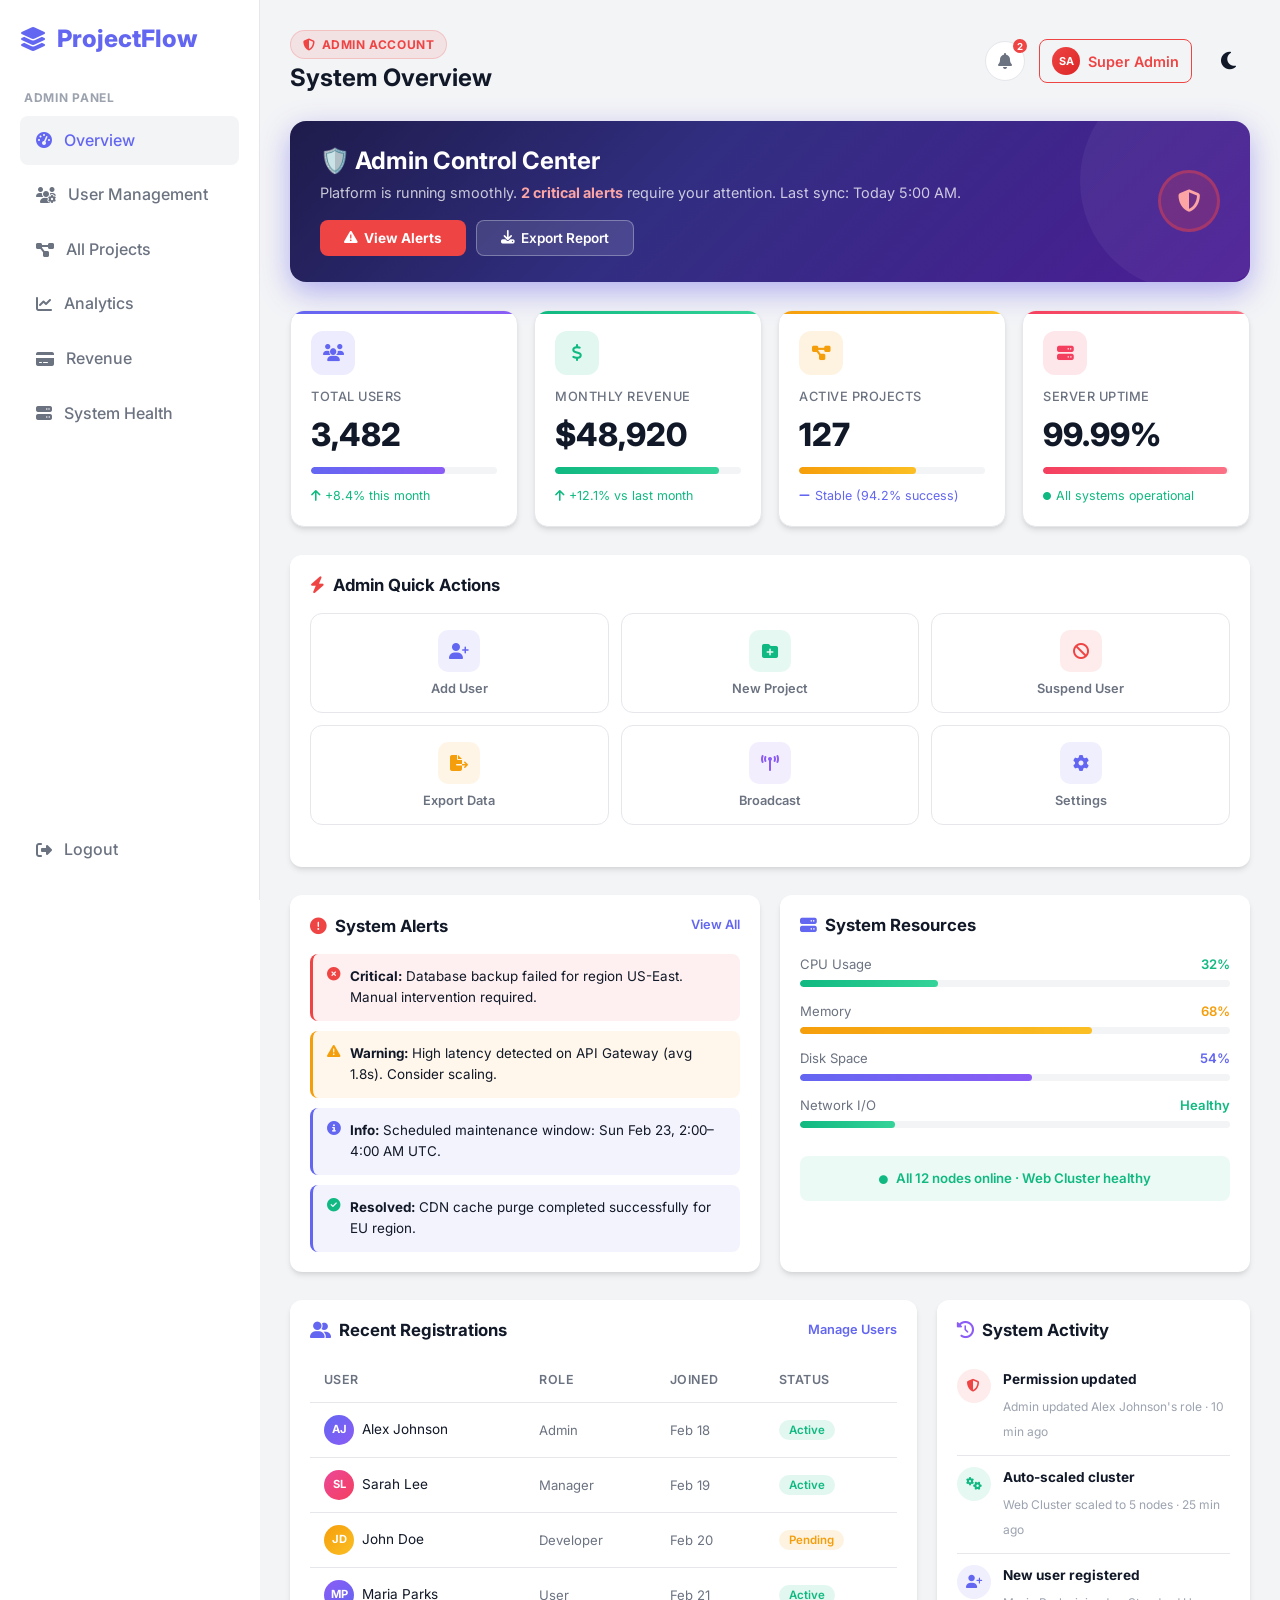
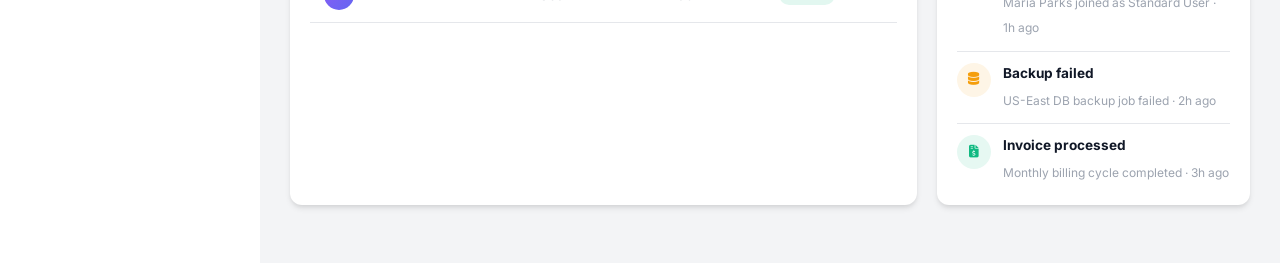
<file: admin-dashboard.html>
<!DOCTYPE html>
<html lang="en">

<head>
    <meta charset="UTF-8">
    <meta name="viewport" content="width=device-width, initial-scale=1.0">
    <title>Admin Dashboard - ProjectFlow</title>
    <meta name="description"
        content="ProjectFlow Admin Panel. Manage users, monitor system health, review analytics and platform activity.">
    <link rel="icon" type="image/svg+xml" href="favicon.svg">
    <link rel="stylesheet" href="assets/css/style.css">
    <link rel="stylesheet" href="https://cdnjs.cloudflare.com/ajax/libs/font-awesome/6.4.0/css/all.min.css">
    <style>
        /* ===== ADMIN DASHBOARD STYLES ===== */
        .admin-banner {
            background: linear-gradient(135deg, #1e1b4b 0%, #312e81 40%, #4c1d95 100%);
            border-radius: 16px;
            padding: 26px 30px;
            margin-bottom: 28px;
            display: flex;
            align-items: center;
            justify-content: space-between;
            gap: 16px;
            position: relative;
            overflow: hidden;
            box-shadow: 0 10px 30px rgba(79, 70, 229, 0.4);
        }

        .admin-banner::before {
            content: '';
            position: absolute;
            top: -50px;
            right: -50px;
            width: 220px;
            height: 220px;
            background: rgba(255, 255, 255, 0.05);
            border-radius: 50%;
        }

        .admin-banner-text h2 {
            color: #fff;
            font-size: 1.5rem;
            margin-bottom: 5px;
        }

        .admin-banner-text p {
            color: rgba(255, 255, 255, 0.75);
            margin: 0;
            font-size: 0.9rem;
        }

        .admin-shield {
            width: 62px;
            height: 62px;
            border-radius: 50%;
            background: rgba(239, 68, 68, 0.2);
            border: 3px solid rgba(239, 68, 68, 0.4);
            display: flex;
            align-items: center;
            justify-content: center;
            font-size: 1.4rem;
            color: #fca5a5;
            flex-shrink: 0;
            position: relative;
            z-index: 1;
        }

        /* KPI Cards */
        .admin-kpi-grid {
            display: grid;
            grid-template-columns: repeat(4, 1fr);
            gap: 16px;
            margin-bottom: 28px;
        }

        .kpi-card {
            background: var(--bg-card);
            border-radius: 14px;
            padding: 20px;
            border: 1px solid var(--border-color);
            box-shadow: var(--shadow-md);
            display: flex;
            flex-direction: column;
            gap: 12px;
            transition: transform .25s, box-shadow .25s;
            position: relative;
            overflow: hidden;
        }

        .kpi-card::after {
            content: '';
            position: absolute;
            top: 0;
            left: 0;
            right: 0;
            height: 3px;
            border-radius: 14px 14px 0 0;
        }

        .kpi-card.kpi-indigo::after {
            background: linear-gradient(90deg, #6366f1, #8b5cf6);
        }

        .kpi-card.kpi-emerald::after {
            background: linear-gradient(90deg, #10b981, #34d399);
        }

        .kpi-card.kpi-amber::after {
            background: linear-gradient(90deg, #f59e0b, #fbbf24);
        }

        .kpi-card.kpi-rose::after {
            background: linear-gradient(90deg, #f43f5e, #fb7185);
        }

        .kpi-card:hover {
            transform: translateY(-4px);
            box-shadow: var(--shadow-lg);
        }

        .kpi-icon {
            width: 44px;
            height: 44px;
            border-radius: 12px;
            display: flex;
            align-items: center;
            justify-content: center;
            font-size: 1.05rem;
        }

        .kpi-icon.ind {
            background: rgba(99, 102, 241, .12);
            color: #6366f1;
        }

        .kpi-icon.emr {
            background: rgba(16, 185, 129, .12);
            color: #10b981;
        }

        .kpi-icon.amb {
            background: rgba(245, 158, 11, .12);
            color: #f59e0b;
        }

        .kpi-icon.ros {
            background: rgba(244, 63, 94, .12);
            color: #f43f5e;
        }

        .kpi-value {
            font-size: 2rem;
            font-weight: 800;
            color: var(--text-main);
            margin: 0;
            line-height: 1;
        }

        .kpi-label {
            font-size: 0.8rem;
            text-transform: uppercase;
            letter-spacing: .04em;
            color: var(--text-muted);
            font-weight: 500;
            margin: 0;
        }

        .kpi-trend {
            font-size: 0.78rem;
            display: flex;
            align-items: center;
            gap: 5px;
        }

        .kpi-trend.up {
            color: #10b981;
        }

        .kpi-trend.down {
            color: #f43f5e;
        }

        .kpi-trend.stab {
            color: #6366f1;
        }

        /* Progress Bar */
        .pbar {
            background: var(--bg-surface);
            height: 7px;
            border-radius: 99px;
            overflow: hidden;
            margin-top: 4px;
        }

        .pbar-fill {
            height: 100%;
            border-radius: 99px;
            transition: width .8s ease;
        }

        /* Section Header */
        .sec-head {
            display: flex;
            justify-content: space-between;
            align-items: center;
            margin-bottom: 18px;
        }

        .sec-head h3 {
            font-size: 1.05rem;
            font-weight: 700;
            margin-bottom: 0;
        }

        .sec-head a {
            font-size: 0.8rem;
            color: var(--primary-color);
            font-weight: 600;
        }

        .sec-head a:hover {
            text-decoration: underline;
        }

        /* Grid Layouts */
        .admin-mid-grid {
            display: grid;
            grid-template-columns: 1fr 1fr;
            gap: 20px;
            margin-bottom: 28px;
        }

        .admin-lower-grid {
            display: grid;
            grid-template-columns: 2fr 1fr;
            gap: 20px;
            margin-bottom: 28px;
        }

        /* Bar Chart */
        .bar-chart {
            height: 160px;
            background: var(--bg-surface);
            border-radius: 12px;
            margin: 16px 0 10px;
            display: flex;
            align-items: flex-end;
            justify-content: space-around;
            padding: 16px 12px 0;
            gap: 6px;
        }

        .bar-col {
            display: flex;
            flex-direction: column;
            align-items: center;
            gap: 6px;
            flex: 1;
        }

        .bar {
            width: 100%;
            border-radius: 4px 4px 0 0;
            transition: opacity .2s;
        }

        .bar:hover {
            opacity: 0.8;
        }

        .bar-lbl {
            font-size: 0.68rem;
            color: var(--text-light);
        }

        /* User Table */
        table {
            width: 100%;
            border-collapse: collapse;
        }

        th,
        td {
            padding: 12px 14px;
            text-align: left;
            border-bottom: 1px solid var(--border-color);
            font-size: 0.85rem;
        }

        th {
            font-weight: 600;
            color: var(--text-muted);
            font-size: 0.78rem;
            text-transform: uppercase;
            letter-spacing: .04em;
        }

        tr:hover {
            background: var(--bg-surface);
        }

        .status-badge {
            font-size: 0.72rem;
            font-weight: 600;
            padding: 3px 10px;
            border-radius: 99px;
        }

        .status-badge.active {
            background: rgba(16, 185, 129, .12);
            color: #10b981;
        }

        .status-badge.pending {
            background: rgba(245, 158, 11, .12);
            color: #f59e0b;
        }

        .status-badge.inactive {
            background: rgba(244, 63, 94, .12);
            color: #f43f5e;
        }

        /* Alert */
        .alert-item {
            padding: 12px 14px;
            border-radius: 8px;
            font-size: 0.84rem;
            margin-bottom: 10px;
            display: flex;
            align-items: flex-start;
            gap: 10px;
        }

        .alert-item:last-child {
            margin-bottom: 0;
        }

        .alert-item.critical {
            background: rgba(239, 68, 68, .08);
            border-left: 3px solid #ef4444;
        }

        .alert-item.warning {
            background: rgba(245, 158, 11, .08);
            border-left: 3px solid #f59e0b;
        }

        .alert-item.info {
            background: rgba(99, 102, 241, .08);
            border-left: 3px solid #6366f1;
        }

        /* System Resource */
        .res-row {
            margin-bottom: 14px;
        }

        .res-row:last-child {
            margin-bottom: 0;
        }

        .res-label {
            display: flex;
            justify-content: space-between;
            margin-bottom: 5px;
            font-size: 0.82rem;
            color: var(--text-muted);
        }

        /* Activity Log */
        .log-item {
            display: flex;
            align-items: flex-start;
            gap: 12px;
            padding: 11px 0;
            border-bottom: 1px solid var(--border-color);
        }

        .log-item:last-child {
            border-bottom: none;
            padding-bottom: 0;
        }

        .log-dot {
            width: 34px;
            height: 34px;
            border-radius: 50%;
            display: flex;
            align-items: center;
            justify-content: center;
            font-size: 0.8rem;
            flex-shrink: 0;
        }

        .log-content strong {
            display: block;
            font-size: 0.85rem;
            color: var(--text-main);
            margin-bottom: 2px;
        }

        .log-content span {
            font-size: 0.75rem;
            color: var(--text-light);
        }

        /* Quick Action */
        .admin-actions {
            display: grid;
            grid-template-columns: repeat(3, 1fr);
            gap: 12px;
            margin-bottom: 28px;
        }

        .admin-action-btn {
            display: flex;
            flex-direction: column;
            align-items: center;
            gap: 9px;
            padding: 16px 10px;
            border-radius: 12px;
            border: 1.5px solid var(--border-color);
            background: var(--bg-card);
            cursor: pointer;
            transition: all .25s;
            font-size: 0.8rem;
            font-weight: 600;
            color: var(--text-muted);
            text-align: center;
        }

        .admin-action-btn:hover {
            border-color: #ef4444;
            color: #ef4444;
            background: rgba(239, 68, 68, .05);
            transform: translateY(-3px);
            box-shadow: 0 6px 18px rgba(239, 68, 68, .12);
        }

        .admin-action-icon {
            width: 42px;
            height: 42px;
            border-radius: 10px;
            display: flex;
            align-items: center;
            justify-content: center;
            font-size: 1rem;
        }

        /* Revenue Metric */
        .rev-metric {
            background: var(--bg-surface);
            border-radius: 10px;
            padding: 14px 16px;
            margin-bottom: 10px;
            display: flex;
            align-items: center;
            justify-content: space-between;
        }

        .rev-metric:last-child {
            margin-bottom: 0;
        }

        .rev-metric .rev-val {
            font-size: 1.15rem;
            font-weight: 800;
            color: var(--text-main);
        }

        .rev-metric .rev-lbl {
            font-size: 0.78rem;
            color: var(--text-muted);
            margin-top: 2px;
        }

        /* ===== RESPONSIVE ===== */
        @media (max-width: 1024px) {
            .admin-kpi-grid {
                grid-template-columns: repeat(2, 1fr);
            }

            .admin-mid-grid {
                grid-template-columns: 1fr;
            }

            .admin-lower-grid {
                grid-template-columns: 1fr;
            }

            .admin-actions {
                grid-template-columns: repeat(3, 1fr);
            }
        }

        @media (max-width: 768px) {
            .admin-banner {
                flex-direction: column;
                align-items: flex-start;
                padding: 20px;
            }

            .admin-shield {
                display: none;
            }

            .admin-kpi-grid {
                grid-template-columns: repeat(2, 1fr);
                gap: 12px;
            }

            .admin-actions {
                grid-template-columns: repeat(3, 1fr);
            }
        }

        @media (max-width: 480px) {
            .admin-kpi-grid {
                grid-template-columns: repeat(2, 1fr);
            }

            .admin-actions {
                grid-template-columns: repeat(3, 1fr);
            }
        }
    </style>
</head>

<body>
    <div class="dashboard-layout">
        <!-- Sidebar -->
        <aside class="sidebar">
            <a href="index.html" class="logo" style="margin-bottom: 30px;">
                <i class="fas fa-layer-group"></i> ProjectFlow
            </a>
            <div
                style="font-size: 0.75rem; text-transform: uppercase; color: var(--text-light); font-weight: 700; margin-bottom: 8px; padding: 0 4px; letter-spacing: .06em;">
                Admin Panel</div>
            <nav class="sidebar-menu" style="margin-top: 0;">
                <a href="#" class="sidebar-link active" data-section="overview"><i class="fas fa-tachometer-alt"></i>
                    Overview</a>
                <a href="#" class="sidebar-link" data-section="users"><i class="fas fa-users-cog"></i> User
                    Management</a>
                <a href="#" class="sidebar-link" data-section="projects"><i class="fas fa-project-diagram"></i> All
                    Projects</a>
                <a href="#" class="sidebar-link" data-section="analytics"><i class="fas fa-chart-line"></i>
                    Analytics</a>
                <a href="#" class="sidebar-link" data-section="billing"><i class="fas fa-credit-card"></i> Revenue</a>
                <a href="#" class="sidebar-link" data-section="system"><i class="fas fa-server"></i> System Health</a>
            </nav>
            <div style="margin-top: auto;">
                <a href="index.html" class="sidebar-link"><i class="fas fa-sign-out-alt"></i> Logout</a>
            </div>
        </aside>

        <!-- Main -->
        <main class="main-content">
            <!-- Header -->
            <div class="dashboard-header-container"
                style="display:flex;justify-content:space-between;align-items:center;margin-bottom:28px;">
                <div style="display:flex;align-items:center;gap:15px;">
                    <button class="dashboard-sidebar-btn mobile-only btn-primary"
                        style="padding:0;width:40px;height:40px;display:flex;align-items:center;justify-content:center;border-radius:8px;background:#ef4444;border-color:#ef4444;">
                        <i class="fas fa-bars"></i>
                    </button>
                    <!-- Brand Name for Mobile -->
                    <a href="index.html" class="logo mobile-only-flex"
                        style="font-size: 1.25rem; margin-right: 5px; color: #ef4444;">
                        <i class="fas fa-layer-group"></i> ProjectFlow
                    </a>
                    <div>
                        <div class="role-tag admin" style="margin-bottom:5px;"><i class="fas fa-shield-alt"></i> Admin
                            Account</div>
                        <h2 id="section-title" style="margin-bottom:0;font-size:1.5rem;">System Overview</h2>
                    </div>
                </div>
                <div style="display:flex;align-items:center;gap:14px;">
                    <div style="position:relative;cursor:pointer;">
                        <button
                            style="width:40px;height:40px;border-radius:50%;background:var(--bg-card);border:1px solid var(--border-color);display:flex;align-items:center;justify-content:center;color:var(--text-muted);font-size:1rem;">
                            <i class="fas fa-bell"></i>
                        </button>
                        <span
                            style="position:absolute;top:-2px;right:-2px;width:14px;height:14px;background:#ef4444;border-radius:50%;font-size:.6rem;color:#fff;display:flex;align-items:center;justify-content:center;font-weight:700;">2</span>
                    </div>
                    <div class="dropdown">
                        <button class="btn btn-secondary dashboard-btn"
                            style="gap:8px;border-color:#ef4444;color:#ef4444;padding:0 12px;">
                            <div
                                style="width:28px;height:28px;border-radius:50%;background:linear-gradient(135deg,#ef4444,#dc2626);display:flex;align-items:center;justify-content:center;font-size:.68rem;color:#fff;font-weight:700;flex-shrink:0;">
                                SA</div>
                            <span style="font-size:0.9rem;">Super Admin</span>
                        </button>
                        <div class="dropdown-menu">
                            <div
                                style="padding:10px 16px 6px;border-bottom:1px solid var(--border-color);margin-bottom:6px;">
                                <div style="font-weight:700;font-size:.88rem;color:var(--text-main);">Super Admin</div>
                                <div style="font-size:.75rem;color:#ef4444;font-weight:600;"><i
                                        class="fas fa-shield-alt" style="margin-right:4px;"></i>Administrator</div>
                            </div>
                            <a href="#" class="dropdown-item"><i class="fas fa-user-shield"
                                    style="width:16px;color:#ef4444;"></i> Admin Profile</a>
                            <a href="#" class="dropdown-item"><i class="fas fa-history"
                                    style="width:16px;color:var(--text-muted);"></i> Audit Log</a>
                            <a href="#" class="dropdown-item"><i class="fas fa-cog"
                                    style="width:16px;color:var(--text-muted);"></i> System Settings</a>
                            <div style="border-top:1px solid var(--border-color);margin:6px 0;"></div>
                            <a href="index.html" class="dropdown-item" style="color:#f43f5e;"><i
                                    class="fas fa-sign-out-alt" style="width:16px;color:#f43f5e;"></i> Logout</a>
                        </div>
                    </div>
                    <button class="theme-toggle"><i class="fas fa-moon"></i></button>
                </div>
            </div>

            <!-- ===== OVERVIEW SECTION ===== -->
            <div id="overview-section" class="dashboard-section active">

                <!-- Admin Welcome Banner -->
                <div class="admin-banner reveal-up">
                    <div class="admin-banner-text">
                        <h2>🛡️ Admin Control Center</h2>
                        <p>Platform is running smoothly. <strong style="color:#fca5a5;">2 critical alerts</strong>
                            require your attention. Last sync: Today 5:00 AM.</p>
                        <div style="margin-top:16px;display:flex;gap:10px;flex-wrap:wrap;">
                            <button class="btn"
                                style="background:#ef4444;color:#fff;height:36px;font-size:.85rem;font-weight:700;border:none;">
                                <i class="fas fa-exclamation-triangle" style="margin-right:6px;"></i>View Alerts
                            </button>
                            <button class="btn"
                                style="background:rgba(255,255,255,.12);color:#fff;border:1.5px solid rgba(255,255,255,.3);height:36px;font-size:.85rem;">
                                <i class="fas fa-download" style="margin-right:6px;"></i>Export Report
                            </button>
                        </div>
                    </div>
                    <div class="admin-shield"><i class="fas fa-shield-alt"></i></div>
                </div>

                <!-- KPI Cards -->
                <div class="admin-kpi-grid">
                    <div class="kpi-card kpi-indigo reveal-up reveal-delay-1">
                        <div class="kpi-icon ind"><i class="fas fa-users"></i></div>
                        <p class="kpi-label">Total Users</p>
                        <h2 class="kpi-value">3,482</h2>
                        <div class="pbar">
                            <div class="pbar-fill" style="width:72%;background:linear-gradient(90deg,#6366f1,#8b5cf6);">
                            </div>
                        </div>
                        <div class="kpi-trend up"><i class="fas fa-arrow-up"></i> +8.4% this month</div>
                    </div>
                    <div class="kpi-card kpi-emerald reveal-up reveal-delay-2">
                        <div class="kpi-icon emr"><i class="fas fa-dollar-sign"></i></div>
                        <p class="kpi-label">Monthly Revenue</p>
                        <h2 class="kpi-value">$48,920</h2>
                        <div class="pbar">
                            <div class="pbar-fill" style="width:88%;background:linear-gradient(90deg,#10b981,#34d399);">
                            </div>
                        </div>
                        <div class="kpi-trend up"><i class="fas fa-arrow-up"></i> +12.1% vs last month</div>
                    </div>
                    <div class="kpi-card kpi-amber reveal-up reveal-delay-3">
                        <div class="kpi-icon amb"><i class="fas fa-project-diagram"></i></div>
                        <p class="kpi-label">Active Projects</p>
                        <h2 class="kpi-value">127</h2>
                        <div class="pbar">
                            <div class="pbar-fill" style="width:63%;background:linear-gradient(90deg,#f59e0b,#fbbf24);">
                            </div>
                        </div>
                        <div class="kpi-trend stab"><i class="fas fa-minus"></i> Stable (94.2% success)</div>
                    </div>
                    <div class="kpi-card kpi-rose reveal-up reveal-delay-4">
                        <div class="kpi-icon ros"><i class="fas fa-server"></i></div>
                        <p class="kpi-label">Server Uptime</p>
                        <h2 class="kpi-value">99.99%</h2>
                        <div class="pbar">
                            <div class="pbar-fill" style="width:99%;background:linear-gradient(90deg,#f43f5e,#fb7185);">
                            </div>
                        </div>
                        <div class="kpi-trend up"><i class="fas fa-circle" style="font-size:.5rem;"></i> All systems
                            operational</div>
                    </div>
                </div>

                <!-- Quick Admin Actions -->
                <div class="kanban-col reveal-up" style="margin-bottom:28px;padding:20px 20px 14px;">
                    <div class="sec-head">
                        <h3><i class="fas fa-bolt" style="color:#ef4444;margin-right:8px;"></i>Admin Quick Actions</h3>
                    </div>
                    <div class="admin-actions">
                        <button class="admin-action-btn">
                            <div class="admin-action-icon" style="background:rgba(99,102,241,.1);color:#6366f1;"><i
                                    class="fas fa-user-plus"></i></div>
                            Add User
                        </button>
                        <button class="admin-action-btn">
                            <div class="admin-action-icon" style="background:rgba(16,185,129,.1);color:#10b981;"><i
                                    class="fas fa-folder-plus"></i></div>
                            New Project
                        </button>
                        <button class="admin-action-btn">
                            <div class="admin-action-icon" style="background:rgba(239,68,68,.1);color:#ef4444;"><i
                                    class="fas fa-ban"></i></div>
                            Suspend User
                        </button>
                        <button class="admin-action-btn">
                            <div class="admin-action-icon" style="background:rgba(245,158,11,.1);color:#f59e0b;"><i
                                    class="fas fa-file-export"></i></div>
                            Export Data
                        </button>
                        <button class="admin-action-btn">
                            <div class="admin-action-icon" style="background:rgba(139,92,246,.1);color:#8b5cf6;"><i
                                    class="fas fa-broadcast-tower"></i></div>
                            Broadcast
                        </button>
                        <button class="admin-action-btn">
                            <div class="admin-action-icon" style="background:rgba(99,102,241,.1);color:#6366f1;"><i
                                    class="fas fa-cog"></i></div>
                            Settings
                        </button>
                    </div>
                </div>

                <!-- Mid Grid: Alerts + System Resources -->
                <div class="admin-mid-grid">
                    <div class="kanban-col reveal-left">
                        <div class="sec-head">
                            <h3><i class="fas fa-exclamation-circle" style="color:#ef4444;margin-right:8px;"></i>System
                                Alerts</h3>
                            <a href="#">View All</a>
                        </div>
                        <div class="alert-item critical">
                            <i class="fas fa-times-circle" style="color:#ef4444;margin-top:2px;flex-shrink:0;"></i>
                            <div><strong style="color:var(--text-main);">Critical:</strong> Database backup failed for
                                region US-East. Manual intervention required.</div>
                        </div>
                        <div class="alert-item warning">
                            <i class="fas fa-exclamation-triangle"
                                style="color:#f59e0b;margin-top:2px;flex-shrink:0;"></i>
                            <div><strong style="color:var(--text-main);">Warning:</strong> High latency detected on API
                                Gateway (avg 1.8s). Consider scaling.</div>
                        </div>
                        <div class="alert-item info">
                            <i class="fas fa-info-circle" style="color:#6366f1;margin-top:2px;flex-shrink:0;"></i>
                            <div><strong style="color:var(--text-main);">Info:</strong> Scheduled maintenance window:
                                Sun Feb 23, 2:00–4:00 AM UTC.</div>
                        </div>
                        <div class="alert-item info">
                            <i class="fas fa-check-circle" style="color:#10b981;margin-top:2px;flex-shrink:0;"></i>
                            <div><strong style="color:var(--text-main);">Resolved:</strong> CDN cache purge completed
                                successfully for EU region.</div>
                        </div>
                    </div>
                    <div class="kanban-col reveal-right">
                        <div class="sec-head">
                            <h3><i class="fas fa-server" style="color:#6366f1;margin-right:8px;"></i>System Resources
                            </h3>
                        </div>
                        <div class="res-row">
                            <div class="res-label"><span>CPU Usage</span><span
                                    style="color:#10b981;font-weight:600;">32%</span></div>
                            <div class="pbar">
                                <div class="pbar-fill"
                                    style="width:32%;background:linear-gradient(90deg,#10b981,#34d399);"></div>
                            </div>
                        </div>
                        <div class="res-row">
                            <div class="res-label"><span>Memory</span><span
                                    style="color:#f59e0b;font-weight:600;">68%</span></div>
                            <div class="pbar">
                                <div class="pbar-fill"
                                    style="width:68%;background:linear-gradient(90deg,#f59e0b,#fbbf24);"></div>
                            </div>
                        </div>
                        <div class="res-row">
                            <div class="res-label"><span>Disk Space</span><span
                                    style="color:#6366f1;font-weight:600;">54%</span></div>
                            <div class="pbar">
                                <div class="pbar-fill"
                                    style="width:54%;background:linear-gradient(90deg,#6366f1,#8b5cf6);"></div>
                            </div>
                        </div>
                        <div class="res-row">
                            <div class="res-label"><span>Network I/O</span><span
                                    style="color:#10b981;font-weight:600;">Healthy</span></div>
                            <div class="pbar">
                                <div class="pbar-fill"
                                    style="width:22%;background:linear-gradient(90deg,#10b981,#34d399);"></div>
                            </div>
                        </div>
                        <div
                            style="margin-top:14px;padding:12px;background:rgba(16,185,129,.08);border-radius:8px;font-size:.83rem;text-align:center;color:#10b981;font-weight:600;">
                            <i class="fas fa-circle" style="font-size:.55rem;margin-right:5px;"></i> All 12 nodes online
                            · Web Cluster healthy
                        </div>
                    </div>
                </div>

                <!-- Lower Grid: Recent Users + Activity Log -->
                <div class="admin-lower-grid">
                    <!-- Recent Users -->
                    <div class="kanban-col reveal-left">
                        <div class="sec-head">
                            <h3><i class="fas fa-user-friends" style="color:#6366f1;margin-right:8px;"></i>Recent
                                Registrations</h3>
                            <a href="#">Manage Users</a>
                        </div>
                        <div class="table-responsive">
                            <table>
                                <thead>
                                    <tr>
                                        <th>User</th>
                                        <th>Role</th>
                                        <th>Joined</th>
                                        <th>Status</th>
                                    </tr>
                                </thead>
                                <tbody>
                                    <tr>
                                        <td>
                                            <div style="display:flex;align-items:center;gap:8px;">
                                                <div
                                                    style="width:30px;height:30px;border-radius:50%;background:linear-gradient(135deg,#6366f1,#8b5cf6);color:#fff;display:flex;align-items:center;justify-content:center;font-size:.7rem;font-weight:700;">
                                                    AJ</div>Alex Johnson
                                            </div>
                                        </td>
                                        <td style="color:var(--text-muted);font-size:.82rem;">Admin</td>
                                        <td style="color:var(--text-muted);font-size:.82rem;">Feb 18</td>
                                        <td><span class="status-badge active">Active</span></td>
                                    </tr>
                                    <tr>
                                        <td>
                                            <div style="display:flex;align-items:center;gap:8px;">
                                                <div
                                                    style="width:30px;height:30px;border-radius:50%;background:linear-gradient(135deg,#ec4899,#f43f5e);color:#fff;display:flex;align-items:center;justify-content:center;font-size:.7rem;font-weight:700;">
                                                    SL</div>Sarah Lee
                                            </div>
                                        </td>
                                        <td style="color:var(--text-muted);font-size:.82rem;">Manager</td>
                                        <td style="color:var(--text-muted);font-size:.82rem;">Feb 19</td>
                                        <td><span class="status-badge active">Active</span></td>
                                    </tr>
                                    <tr>
                                        <td>
                                            <div style="display:flex;align-items:center;gap:8px;">
                                                <div
                                                    style="width:30px;height:30px;border-radius:50%;background:linear-gradient(135deg,#f59e0b,#fbbf24);color:#fff;display:flex;align-items:center;justify-content:center;font-size:.7rem;font-weight:700;">
                                                    JD</div>John Doe
                                            </div>
                                        </td>
                                        <td style="color:var(--text-muted);font-size:.82rem;">Developer</td>
                                        <td style="color:var(--text-muted);font-size:.82rem;">Feb 20</td>
                                        <td><span class="status-badge pending">Pending</span></td>
                                    </tr>
                                    <tr>
                                        <td>
                                            <div style="display:flex;align-items:center;gap:8px;">
                                                <div
                                                    style="width:30px;height:30px;border-radius:50%;background:linear-gradient(135deg,#8b5cf6,#6366f1);color:#fff;display:flex;align-items:center;justify-content:center;font-size:.7rem;font-weight:700;">
                                                    MP</div>Maria Parks
                                            </div>
                                        </td>
                                        <td style="color:var(--text-muted);font-size:.82rem;">User</td>
                                        <td style="color:var(--text-muted);font-size:.82rem;">Feb 21</td>
                                        <td><span class="status-badge active">Active</span></td>
                                    </tr>
                                </tbody>
                            </table>
                        </div>
                    </div>

                    <!-- Activity Log -->
                    <div class="kanban-col reveal-right">
                        <div class="sec-head">
                            <h3><i class="fas fa-history" style="color:#8b5cf6;margin-right:8px;"></i>System Activity
                            </h3>
                        </div>
                        <div>
                            <div class="log-item">
                                <div class="log-dot" style="background:rgba(239,68,68,.1);color:#ef4444;"><i
                                        class="fas fa-shield-alt"></i></div>
                                <div class="log-content">
                                    <strong>Permission updated</strong>
                                    <span>Admin updated Alex Johnson's role · 10 min ago</span>
                                </div>
                            </div>
                            <div class="log-item">
                                <div class="log-dot" style="background:rgba(16,185,129,.1);color:#10b981;"><i
                                        class="fas fa-cogs"></i></div>
                                <div class="log-content">
                                    <strong>Auto-scaled cluster</strong>
                                    <span>Web Cluster scaled to 5 nodes · 25 min ago</span>
                                </div>
                            </div>
                            <div class="log-item">
                                <div class="log-dot" style="background:rgba(99,102,241,.1);color:#6366f1;"><i
                                        class="fas fa-user-plus"></i></div>
                                <div class="log-content">
                                    <strong>New user registered</strong>
                                    <span>Maria Parks joined as Standard User · 1h ago</span>
                                </div>
                            </div>
                            <div class="log-item">
                                <div class="log-dot" style="background:rgba(245,158,11,.1);color:#f59e0b;"><i
                                        class="fas fa-database"></i></div>
                                <div class="log-content">
                                    <strong>Backup failed</strong>
                                    <span>US-East DB backup job failed · 2h ago</span>
                                </div>
                            </div>
                            <div class="log-item">
                                <div class="log-dot" style="background:rgba(16,185,129,.1);color:#10b981;"><i
                                        class="fas fa-file-invoice-dollar"></i></div>
                                <div class="log-content">
                                    <strong>Invoice processed</strong>
                                    <span>Monthly billing cycle completed · 3h ago</span>
                                </div>
                            </div>
                        </div>
                    </div>
                </div>

            </div><!-- /overview-section -->

            <!-- ===== USER MANAGEMENT SECTION ===== -->
            <div id="users-section" class="dashboard-section">
                <div
                    style="background:var(--bg-card);padding:24px;border-radius:14px;border:1px solid var(--border-color);">
                    <div
                        style="display:flex;justify-content:space-between;align-items:center;margin-bottom:20px;flex-wrap:wrap;gap:10px;">
                        <h3 style="margin:0;"><i class="fas fa-users-cog"
                                style="color:#ef4444;margin-right:8px;"></i>User Management</h3>
                        <div style="display:flex;gap:10px;flex-wrap:wrap;">
                            <button class="btn btn-secondary" style="height:36px;font-size:.85rem;"><i
                                    class="fas fa-filter" style="margin-right:5px;"></i>Filter</button>
                            <button class="btn btn-primary"
                                style="height:36px;font-size:.85rem;background:#ef4444;border:none;"><i
                                    class="fas fa-user-plus" style="margin-right:5px;"></i>Add User</button>
                        </div>
                    </div>
                    <!-- Summary mini-cards -->
                    <div
                        style="display:grid;grid-template-columns:repeat(auto-fit,minmax(130px,1fr));gap:12px;margin-bottom:20px;">
                        <div style="background:var(--bg-surface);border-radius:10px;padding:14px;text-align:center;">
                            <div style="font-size:1.4rem;font-weight:800;color:#6366f1;">3,482</div>
                            <div
                                style="font-size:.75rem;color:var(--text-muted);text-transform:uppercase;letter-spacing:.04em;">
                                Total Users</div>
                        </div>
                        <div style="background:var(--bg-surface);border-radius:10px;padding:14px;text-align:center;">
                            <div style="font-size:1.4rem;font-weight:800;color:#10b981;">3,214</div>
                            <div
                                style="font-size:.75rem;color:var(--text-muted);text-transform:uppercase;letter-spacing:.04em;">
                                Active</div>
                        </div>
                        <div style="background:var(--bg-surface);border-radius:10px;padding:14px;text-align:center;">
                            <div style="font-size:1.4rem;font-weight:800;color:#f59e0b;">189</div>
                            <div
                                style="font-size:.75rem;color:var(--text-muted);text-transform:uppercase;letter-spacing:.04em;">
                                Pending</div>
                        </div>
                        <div style="background:var(--bg-surface);border-radius:10px;padding:14px;text-align:center;">
                            <div style="font-size:1.4rem;font-weight:800;color:#f43f5e;">79</div>
                            <div
                                style="font-size:.75rem;color:var(--text-muted);text-transform:uppercase;letter-spacing:.04em;">
                                Inactive</div>
                        </div>
                    </div>
                    <div class="table-responsive">
                        <table>
                            <thead>
                                <tr>
                                    <th>Name</th>
                                    <th>Email</th>
                                    <th>Role</th>
                                    <th>Joined</th>
                                    <th>Status</th>
                                    <th>Action</th>
                                </tr>
                            </thead>
                            <tbody>
                                <tr>
                                    <td>
                                        <div style="display:flex;align-items:center;gap:8px;">
                                            <div
                                                style="width:30px;height:30px;border-radius:50%;background:linear-gradient(135deg,#6366f1,#8b5cf6);color:#fff;display:flex;align-items:center;justify-content:center;font-size:.7rem;font-weight:700;">
                                                AJ</div>Alex Johnson
                                        </div>
                                    </td>
                                    <td>alex@demo.com</td>
                                    <td>Admin</td>
                                    <td>Jan 10</td>
                                    <td><span class="status-badge active">Active</span></td>
                                    <td><button
                                            style="color:var(--text-muted);border:1px solid var(--border-color);padding:4px 10px;border-radius:6px;font-size:.78rem;">Manage</button>
                                    </td>
                                </tr>
                                <tr>
                                    <td>
                                        <div style="display:flex;align-items:center;gap:8px;">
                                            <div
                                                style="width:30px;height:30px;border-radius:50%;background:linear-gradient(135deg,#ec4899,#f43f5e);color:#fff;display:flex;align-items:center;justify-content:center;font-size:.7rem;font-weight:700;">
                                                SL</div>Sarah Lee
                                        </div>
                                    </td>
                                    <td>sarah@demo.com</td>
                                    <td>Manager</td>
                                    <td>Jan 22</td>
                                    <td><span class="status-badge active">Active</span></td>
                                    <td><button
                                            style="color:var(--text-muted);border:1px solid var(--border-color);padding:4px 10px;border-radius:6px;font-size:.78rem;">Manage</button>
                                    </td>
                                </tr>
                                <tr>
                                    <td>
                                        <div style="display:flex;align-items:center;gap:8px;">
                                            <div
                                                style="width:30px;height:30px;border-radius:50%;background:linear-gradient(135deg,#f59e0b,#fbbf24);color:#fff;display:flex;align-items:center;justify-content:center;font-size:.7rem;font-weight:700;">
                                                JD</div>John Doe
                                        </div>
                                    </td>
                                    <td>john@demo.com</td>
                                    <td>Developer</td>
                                    <td>Feb 1</td>
                                    <td><span class="status-badge pending">Pending</span></td>
                                    <td><button
                                            style="color:var(--text-muted);border:1px solid var(--border-color);padding:4px 10px;border-radius:6px;font-size:.78rem;">Manage</button>
                                    </td>
                                </tr>
                            </tbody>
                        </table>
                    </div>
                </div>
            </div>

            <!-- ===== ALL PROJECTS SECTION ===== -->
            <div id="projects-section" class="dashboard-section">
                <div
                    style="background:var(--bg-card);padding:24px;border-radius:14px;border:1px solid var(--border-color);">
                    <div
                        style="display:flex;justify-content:space-between;align-items:center;margin-bottom:20px;flex-wrap:wrap;gap:10px;">
                        <h3 style="margin:0;"><i class="fas fa-project-diagram"
                                style="color:#ef4444;margin-right:8px;"></i>All Projects</h3>
                        <button class="btn btn-primary"
                            style="height:36px;font-size:.85rem;background:#ef4444;border:none;"><i class="fas fa-plus"
                                style="margin-right:5px;"></i>Create Project</button>
                    </div>
                    <div class="grid gap-2" style="grid-template-columns:repeat(auto-fit,minmax(240px,1fr));">
                        <div class="kanban-col">
                            <div
                                style="display:flex;justify-content:space-between;align-items:flex-start;margin-bottom:10px;">
                                <h4 style="margin:0;">Project Alpha</h4><span class="status-badge active">Active</span>
                            </div>
                            <p style="font-size:.85rem;color:var(--text-muted);margin-bottom:12px;">Mobile app redesign
                                — 8 contributors</p>
                            <div class="pbar" style="margin-bottom:6px;">
                                <div class="pbar-fill"
                                    style="width:85%;background:linear-gradient(90deg,#10b981,#34d399);"></div>
                            </div>
                            <div
                                style="display:flex;justify-content:space-between;font-size:.78rem;color:var(--text-muted);">
                                <span>85%</span><span>Due Mar 15</span>
                            </div>
                        </div>
                        <div class="kanban-col">
                            <div
                                style="display:flex;justify-content:space-between;align-items:flex-start;margin-bottom:10px;">
                                <h4 style="margin:0;">UI Redesign</h4><span class="status-badge pending">In
                                    Progress</span>
                            </div>
                            <p style="font-size:.85rem;color:var(--text-muted);margin-bottom:12px;">Dashboard overhaul —
                                5 contributors</p>
                            <div class="pbar" style="margin-bottom:6px;">
                                <div class="pbar-fill"
                                    style="width:55%;background:linear-gradient(90deg,#f59e0b,#fbbf24);"></div>
                            </div>
                            <div
                                style="display:flex;justify-content:space-between;font-size:.78rem;color:var(--text-muted);">
                                <span>55%</span><span>Due Apr 1</span>
                            </div>
                        </div>
                        <div class="kanban-col">
                            <div
                                style="display:flex;justify-content:space-between;align-items:flex-start;margin-bottom:10px;">
                                <h4 style="margin:0;">Backend API v2</h4><span class="status-badge"
                                    style="background:rgba(99,102,241,.1);color:#6366f1;">Planning</span>
                            </div>
                            <p style="font-size:.85rem;color:var(--text-muted);margin-bottom:12px;">REST API upgrade — 3
                                contributors</p>
                            <div class="pbar" style="margin-bottom:6px;">
                                <div class="pbar-fill"
                                    style="width:20%;background:linear-gradient(90deg,#6366f1,#8b5cf6);"></div>
                            </div>
                            <div
                                style="display:flex;justify-content:space-between;font-size:.78rem;color:var(--text-muted);">
                                <span>20%</span><span>Due May 30</span>
                            </div>
                        </div>
                    </div>
                </div>
            </div>

            <!-- ===== ANALYTICS SECTION ===== -->
            <div id="analytics-section" class="dashboard-section">
                <div class="kanban-col">
                    <h3 style="margin-bottom:20px;"><i class="fas fa-chart-line"
                            style="color:#ef4444;margin-right:8px;"></i>Platform Analytics</h3>
                    <div
                        style="display:grid;grid-template-columns:repeat(auto-fit,minmax(140px,1fr));gap:14px;margin-bottom:24px;">
                        <div style="background:var(--bg-surface);border-radius:10px;padding:16px;text-align:center;">
                            <div style="font-size:1.5rem;font-weight:800;color:#6366f1;">1,240</div>
                            <div style="font-size:.75rem;color:var(--text-muted);text-transform:uppercase;">Active Users
                            </div>
                            <div style="font-size:.72rem;color:#10b981;margin-top:4px;">↑ 5%</div>
                        </div>
                        <div style="background:var(--bg-surface);border-radius:10px;padding:16px;text-align:center;">
                            <div style="font-size:1.5rem;font-weight:800;color:#10b981;">94.2%</div>
                            <div style="font-size:.75rem;color:var(--text-muted);text-transform:uppercase;">Success Rate
                            </div>
                            <div style="font-size:.72rem;color:#6366f1;margin-top:4px;">Stable</div>
                        </div>
                        <div style="background:var(--bg-surface);border-radius:10px;padding:16px;text-align:center;">
                            <div style="font-size:1.5rem;font-weight:800;color:#f59e0b;">8.4min</div>
                            <div style="font-size:.75rem;color:var(--text-muted);text-transform:uppercase;">Avg Session
                            </div>
                            <div style="font-size:.72rem;color:#10b981;margin-top:4px;">↑ 1.2min</div>
                        </div>
                        <div style="background:var(--bg-surface);border-radius:10px;padding:16px;text-align:center;">
                            <div style="font-size:1.5rem;font-weight:800;color:#f43f5e;">3.1%</div>
                            <div style="font-size:.75rem;color:var(--text-muted);text-transform:uppercase;">Churn Rate
                            </div>
                            <div style="font-size:.72rem;color:#10b981;margin-top:4px;">↓ 0.4%</div>
                        </div>
                    </div>
                    <h4 style="margin-bottom:8px;font-size:.95rem;">User Growth (Last 7 Days)</h4>
                    <div class="bar-chart">
                        <div class="bar-col">
                            <div class="bar" style="height:55%;background:var(--primary-color);opacity:.7;"></div><span
                                class="bar-lbl">Mon</span>
                        </div>
                        <div class="bar-col">
                            <div class="bar" style="height:75%;background:var(--primary-color);opacity:.8;"></div><span
                                class="bar-lbl">Tue</span>
                        </div>
                        <div class="bar-col">
                            <div class="bar" style="height:45%;background:var(--primary-color);opacity:.7;"></div><span
                                class="bar-lbl">Wed</span>
                        </div>
                        <div class="bar-col">
                            <div class="bar" style="height:90%;background:var(--secondary-color);"></div><span
                                class="bar-lbl">Thu</span>
                        </div>
                        <div class="bar-col">
                            <div class="bar" style="height:68%;background:var(--primary-color);opacity:.8;"></div><span
                                class="bar-lbl">Fri</span>
                        </div>
                        <div class="bar-col">
                            <div class="bar" style="height:40%;background:var(--primary-color);opacity:.6;"></div><span
                                class="bar-lbl">Sat</span>
                        </div>
                        <div class="bar-col">
                            <div class="bar" style="height:82%;background:var(--primary-color);"></div><span
                                class="bar-lbl">Sun</span>
                        </div>
                    </div>
                    <p style="text-align:center;font-size:.85rem;color:var(--text-muted);">Highest growth on Thursday
                        (+142 new users)</p>
                </div>
            </div>

            <!-- ===== REVENUE SECTION ===== -->
            <div id="billing-section" class="dashboard-section">
                <div class="grid gap-2" style="grid-template-columns:repeat(auto-fit,minmax(280px,1fr));">
                    <div class="kanban-col">
                        <h3 style="margin-bottom:20px;"><i class="fas fa-dollar-sign"
                                style="color:#10b981;margin-right:8px;"></i>Revenue Summary</h3>
                        <div class="rev-metric">
                            <div>
                                <div class="rev-val">$48,920</div>
                                <div class="rev-lbl">Monthly Revenue</div>
                            </div><span style="color:#10b981;font-size:.8rem;font-weight:600;">↑ 12.1%</span>
                        </div>
                        <div class="rev-metric">
                            <div>
                                <div class="rev-val">$12,450</div>
                                <div class="rev-lbl">Weekly Revenue</div>
                            </div><span style="color:#10b981;font-size:.8rem;font-weight:600;">↑ 8%</span>
                        </div>
                        <div class="rev-metric">
                            <div>
                                <div class="rev-val">$584,200</div>
                                <div class="rev-lbl">Yearly Revenue (YTD)</div>
                            </div><span style="color:#6366f1;font-size:.8rem;font-weight:600;">On track</span>
                        </div>
                        <div class="rev-metric">
                            <div>
                                <div class="rev-val">$14.05</div>
                                <div class="rev-lbl">Avg Revenue Per User</div>
                            </div><span style="color:#10b981;font-size:.8rem;font-weight:600;">↑ 3.2%</span>
                        </div>
                    </div>
                    <div class="kanban-col">
                        <h3 style="margin-bottom:20px;"><i class="fas fa-credit-card"
                                style="color:#6366f1;margin-right:8px;"></i>Subscription Plans</h3>
                        <div style="margin-bottom:14px;">
                            <div style="display:flex;justify-content:space-between;font-size:.85rem;margin-bottom:6px;">
                                <span>Free Tier</span><span style="font-weight:700;">1,820 users</span>
                            </div>
                            <div class="pbar">
                                <div class="pbar-fill"
                                    style="width:52%;background:var(--bg-surface);border:1px solid var(--border-color);">
                                </div>
                            </div>
                        </div>
                        <div style="margin-bottom:14px;">
                            <div style="display:flex;justify-content:space-between;font-size:.85rem;margin-bottom:6px;">
                                <span>Pro Plan · $19/mo</span><span style="font-weight:700;">1,240 users</span>
                            </div>
                            <div class="pbar">
                                <div class="pbar-fill"
                                    style="width:36%;background:linear-gradient(90deg,#6366f1,#8b5cf6);"></div>
                            </div>
                        </div>
                        <div>
                            <div style="display:flex;justify-content:space-between;font-size:.85rem;margin-bottom:6px;">
                                <span>Enterprise · $99/mo</span><span style="font-weight:700;">422 users</span>
                            </div>
                            <div class="pbar">
                                <div class="pbar-fill"
                                    style="width:12%;background:linear-gradient(90deg,#10b981,#34d399);"></div>
                            </div>
                        </div>
                    </div>
                </div>
            </div>

            <!-- ===== SYSTEM STATUS SECTION ===== -->
            <div id="system-section" class="dashboard-section">
                <div class="grid gap-2" style="grid-template-columns:repeat(auto-fit,minmax(280px,1fr));">
                    <div class="kanban-col">
                        <h4 style="margin-bottom:16px;"><i class="fas fa-server"
                                style="color:#6366f1;margin-right:8px;"></i>Server Resources</h4>
                        <div class="res-row">
                            <div class="res-label"><span>CPU Usage</span><span
                                    style="color:#10b981;font-weight:600;">32%</span></div>
                            <div class="pbar">
                                <div class="pbar-fill"
                                    style="width:32%;background:linear-gradient(90deg,#10b981,#34d399);"></div>
                            </div>
                        </div>
                        <div class="res-row">
                            <div class="res-label"><span>Memory Usage</span><span
                                    style="color:#f59e0b;font-weight:600;">68%</span></div>
                            <div class="pbar">
                                <div class="pbar-fill"
                                    style="width:68%;background:linear-gradient(90deg,#f59e0b,#fbbf24);"></div>
                            </div>
                        </div>
                        <div class="res-row">
                            <div class="res-label"><span>Disk Space</span><span
                                    style="color:#6366f1;font-weight:600;">54%</span></div>
                            <div class="pbar">
                                <div class="pbar-fill"
                                    style="width:54%;background:linear-gradient(90deg,#6366f1,#8b5cf6);"></div>
                            </div>
                        </div>
                        <div
                            style="margin-top:16px;padding:12px;background:rgba(16,185,129,.07);border-radius:8px;font-size:.82rem;color:#10b981;font-weight:600;text-align:center;">
                            <i class="fas fa-check-circle" style="margin-right:5px;"></i>All 12 nodes fully operational
                        </div>
                    </div>
                    <div class="kanban-col">
                        <h4 style="margin-bottom:16px;"><i class="fas fa-heartbeat"
                                style="color:#ef4444;margin-right:8px;"></i>Service Health</h4>
                        <div style="display:flex;flex-direction:column;gap:10px;">
                            <div
                                style="display:flex;justify-content:space-between;align-items:center;padding:10px 12px;background:var(--bg-surface);border-radius:8px;font-size:.85rem;">
                                <span><i class="fas fa-globe" style="width:18px;color:#6366f1;"></i> Web App</span>
                                <span style="color:#10b981;font-weight:600;">● Operational</span>
                            </div>
                            <div
                                style="display:flex;justify-content:space-between;align-items:center;padding:10px 12px;background:var(--bg-surface);border-radius:8px;font-size:.85rem;">
                                <span><i class="fas fa-plug" style="width:18px;color:#6366f1;"></i> API Gateway</span>
                                <span style="color:#f59e0b;font-weight:600;">⚠ High Latency</span>
                            </div>
                            <div
                                style="display:flex;justify-content:space-between;align-items:center;padding:10px 12px;background:var(--bg-surface);border-radius:8px;font-size:.85rem;">
                                <span><i class="fas fa-database" style="width:18px;color:#6366f1;"></i> Database</span>
                                <span style="color:#f43f5e;font-weight:600;">✕ Backup Failed</span>
                            </div>
                            <div
                                style="display:flex;justify-content:space-between;align-items:center;padding:10px 12px;background:var(--bg-surface);border-radius:8px;font-size:.85rem;">
                                <span><i class="fas fa-cloud" style="width:18px;color:#6366f1;"></i> CDN</span>
                                <span style="color:#10b981;font-weight:600;">● Operational</span>
                            </div>
                            <div
                                style="display:flex;justify-content:space-between;align-items:center;padding:10px 12px;background:var(--bg-surface);border-radius:8px;font-size:.85rem;">
                                <span><i class="fas fa-envelope" style="width:18px;color:#6366f1;"></i> Email
                                    Service</span>
                                <span style="color:#10b981;font-weight:600;">● Operational</span>
                            </div>
                        </div>
                    </div>
                </div>
            </div>

        </main>
    </div>
    <script src="assets/js/script.js"></script>
</body>

</html>
</file>
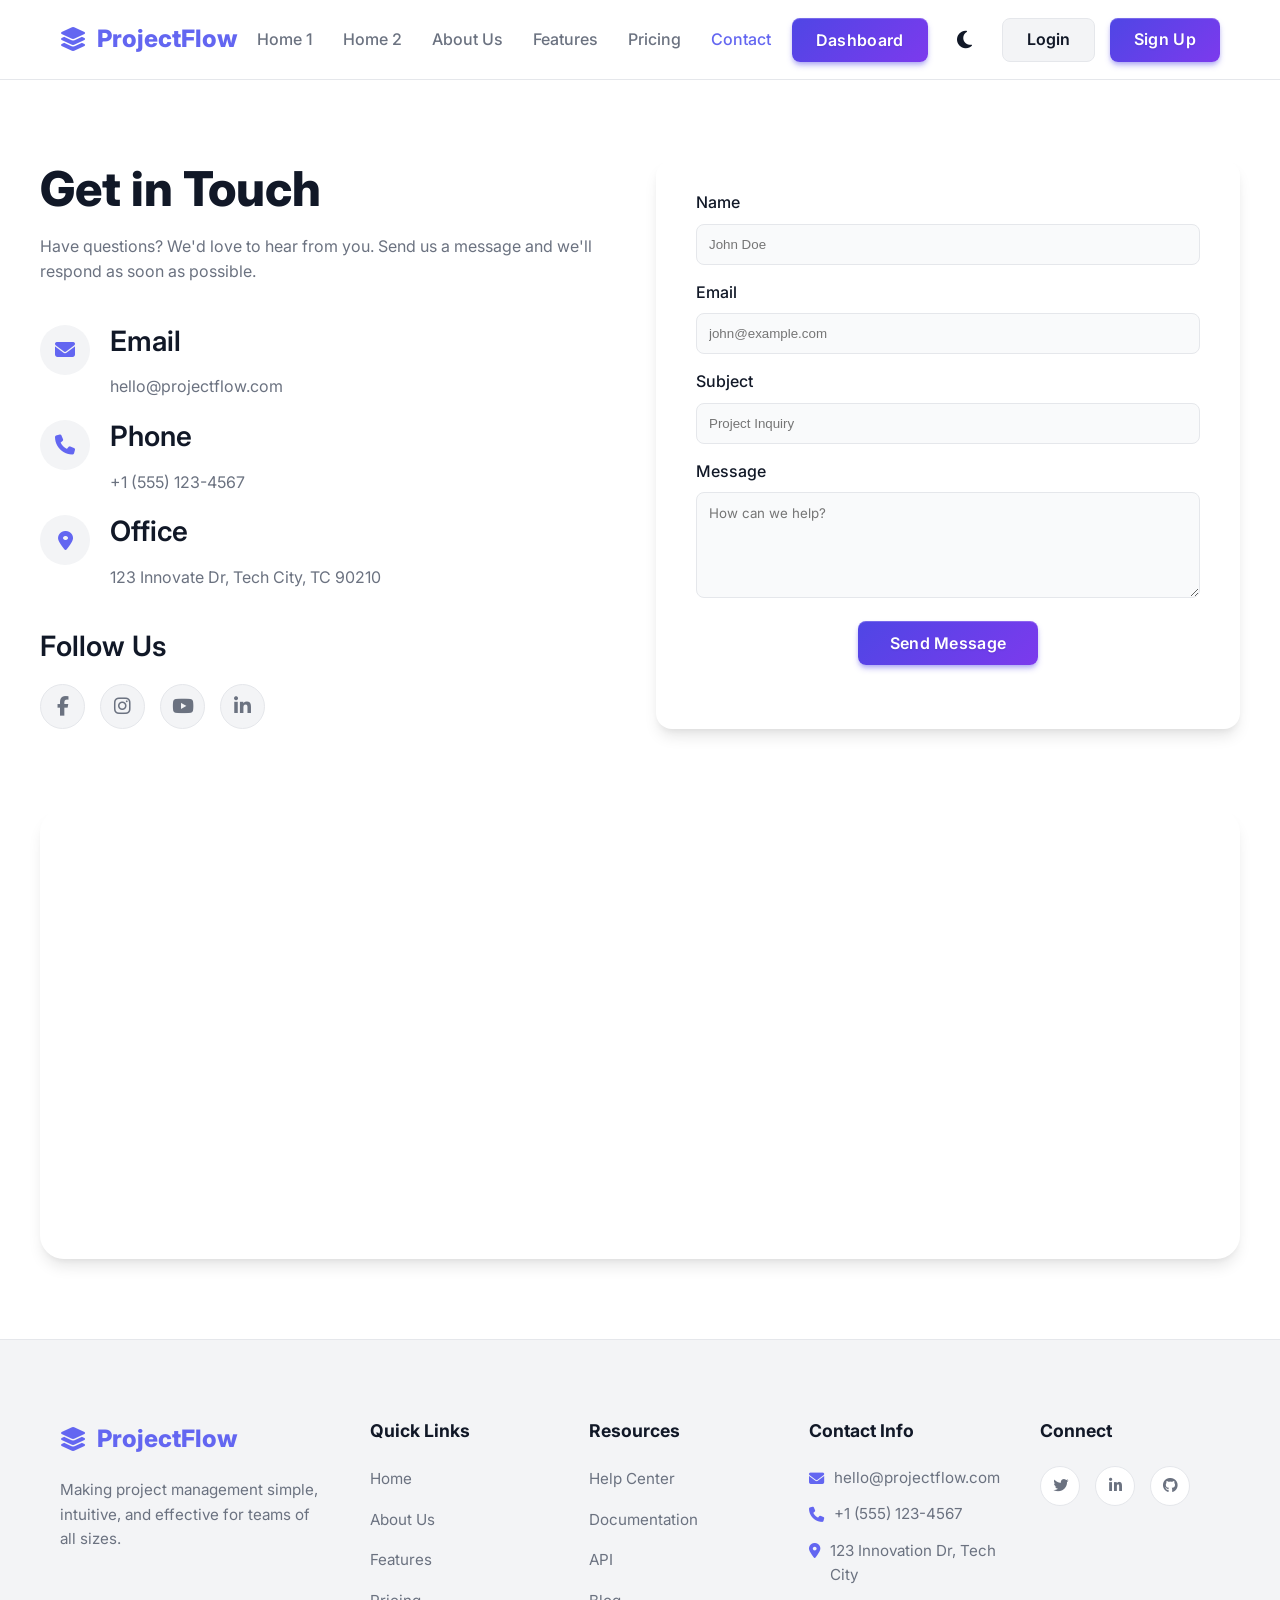
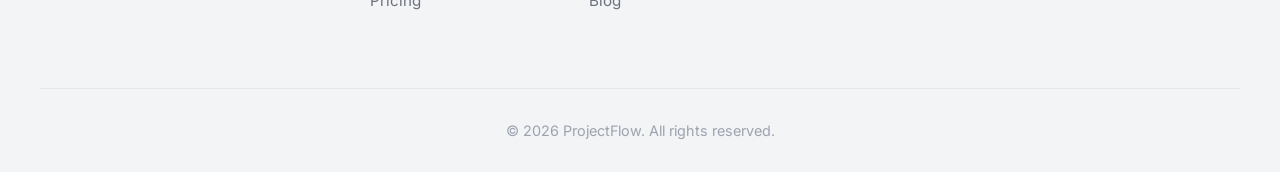
<file: contact.html>
<!DOCTYPE html>
<html lang="en">

<head>
    <meta charset="UTF-8">
    <meta name="viewport" content="width=device-width, initial-scale=1.0">
    <title>ProjectFlow - Contact</title>
    <link rel="icon" type="image/svg+xml" href="favicon.svg">
    <link rel="stylesheet" href="assets/css/style.css">
    <link rel="stylesheet" href="https://cdnjs.cloudflare.com/ajax/libs/font-awesome/6.4.0/css/all.min.css">
</head>

<body>

    <!-- Header -->
    <header>
        <div class="container nav-container">
            <a href="index.html" class="logo"><i class="fas fa-layer-group"></i> ProjectFlow</a>
            <nav>
                <ul class="nav-menu">
                    <li><a href="index.html" class="nav-link">Home 1</a></li>
                    <li><a href="home-2.html" class="nav-link">Home 2</a></li>
                    <li><a href="about.html" class="nav-link">About Us</a></li>
                    <li><a href="features.html" class="nav-link">Features</a></li>
                    <li><a href="pricing.html" class="nav-link">Pricing</a></li>
                    <li><a href="contact.html" class="nav-link active">Contact</a></li>
                    <li class="mobile-only"><a href="user-dashboard.html" class="nav-link">Dashboard</a></li>
                    <li class="mobile-only"><a href="login.html" class="nav-link">Login</a></li>
                    <li class="mobile-only"><a href="signup.html" class="nav-link">Sign Up</a></li>
                </ul>
            </nav>
            <div class="nav-right">
                <div class="dropdown">
                    <button class="btn btn-primary dashboard-btn">
                        Dashboard
                    </button>
                    <div class="dropdown-menu">
                        <a href="user-dashboard.html" class="dropdown-item">User Dashboard</a>
                        <a href="admin-dashboard.html" class="dropdown-item">Admin Dashboard</a>
                    </div>
                </div>
                <button class="theme-toggle"><i class="fas fa-moon"></i></button>
                <a href="login.html" class="btn btn-secondary">Login</a>
                <a href="signup.html" class="btn btn-primary">Sign Up</a>
                <button class="mobile-menu-btn" style="display: none;"><i class="fas fa-bars"></i></button>
            </div>
        </div>
    </header>

    <!-- Contact Section -->
    <section class="section-padding container">
        <div class="grid gap-2 contact-layout">

            <!-- Contact Info -->
            <div class="reveal-left">
                <h1>Get in Touch</h1>
                <p>Have questions? We'd love to hear from you. Send us a message and we'll respond as soon as possible.
                </p>

                <div class="contact-info-group" style="margin-top: 40px;">
                    <div class="contact-info-row" style="display: flex; gap: 20px; margin-bottom: 20px;">
                        <div class="contact-icon-box"
                            style="width: 50px; height: 50px; background: var(--bg-surface); border-radius: 50%; display: flex; align-items: center; justify-content: center; color: var(--primary-color);">
                            <i class="fas fa-envelope fa-lg"></i>
                        </div>
                        <div>
                            <h3>Email</h3>
                            <p style="margin-bottom: 0;">hello@projectflow.com</p>
                        </div>
                    </div>

                    <div class="contact-info-row" style="display: flex; gap: 20px; margin-bottom: 20px;">
                        <div class="contact-icon-box"
                            style="width: 50px; height: 50px; background: var(--bg-surface); border-radius: 50%; display: flex; align-items: center; justify-content: center; color: var(--primary-color);">
                            <i class="fas fa-phone fa-lg"></i>
                        </div>
                        <div>
                            <h3>Phone</h3>
                            <p style="margin-bottom: 0;">+1 (555) 123-4567</p>
                        </div>
                    </div>

                    <div class="contact-info-row" style="display: flex; gap: 20px;">
                        <div class="contact-icon-box"
                            style="width: 50px; height: 50px; background: var(--bg-surface); border-radius: 50%; display: flex; align-items: center; justify-content: center; color: var(--primary-color);">
                            <i class="fas fa-map-marker-alt fa-lg"></i>
                        </div>
                        <div>
                            <h3>Office</h3>
                            <p style="margin-bottom: 0;">123 Innovate Dr, Tech City, <span class="nowrap">TC
                                    90210</span></p>
                        </div>
                    </div>
                </div>

                <!-- Follow Us Section -->
                <div style="margin-top: 40px;">
                    <h3 style="margin-bottom: 20px;">Follow Us</h3>
                    <div class="contact-socials" style="display: flex; gap: 15px;">
                        <a href="#" class="contact-social-icon facebook" title="Facebook"><i
                                class="fab fa-facebook-f"></i></a>
                        <a href="#" class="contact-social-icon instagram" title="Instagram"><i
                                class="fab fa-instagram"></i></a>
                        <a href="#" class="contact-social-icon youtube" title="YouTube"><i
                                class="fab fa-youtube"></i></a>
                        <a href="#" class="contact-social-icon linkedin" title="LinkedIn"><i
                                class="fab fa-linkedin-in"></i></a>
                    </div>
                </div>
            </div>

            <!-- Contact Form -->
            <div class="auth-card reveal-right" style="max-width: 100%;">
                <form class="auth-form">
                    <div class="form-group">
                        <label for="name">Name</label>
                        <input type="text" id="name" placeholder="John Doe">
                    </div>
                    <div class="form-group">
                        <label for="email">Email</label>
                        <input type="email" id="email" placeholder="john@example.com">
                    </div>
                    <div class="form-group">
                        <label for="subject">Subject</label>
                        <input type="text" id="subject" placeholder="Project Inquiry">
                    </div>
                    <div class="form-group">
                        <label for="message">Message</label>
                        <textarea id="message" rows="5" placeholder="How can we help?"
                            style="width: 100%; padding: 12px; border-radius: 8px; border: 1px solid var(--border-color); background-color: var(--bg-input); color: var(--text-main); font-family: inherit;"></textarea>
                    </div>
                    <button type="submit" class="btn btn-primary contact-submit-btn">Send
                        Message</button>
                </form>
            </div>
        </div>

        <!-- Map Section -->
        <div style="margin-top: 80px;" class="reveal-up">
            <div
                style="width: 100%; height: 450px; border-radius: 24px; overflow: hidden; box-shadow: var(--shadow-lg);">
                <iframe
                    src="https://www.google.com/maps/embed?pb=!1m18!1m12!1m3!1d3153.83543450937!2d-122.4194155!3d37.7749295!2m3!1f0!2f0!3f0!3m2!1i1024!2i768!4f13.1!3m3!1m2!1s0x8085809c6c8f4455%3A0x706680a69d717282!2sSan+Francisco%2C+CA!5e0!3m2!1sen!2sus!4v1565258212165!5m2!1sen!2sus"
                    width="100%" height="100%" frameborder="0" style="border:0;" allowfullscreen="" aria-hidden="false"
                    tabindex="0">
                </iframe>
            </div>
        </div>
    </section>

    <!-- Footer -->
    <footer>
        <div class="container footer-content">
            <!-- 1. Brand Section -->
            <div class="footer-brand">
                <a href="index.html" class="logo">
                    <i class="fas fa-layer-group"></i> ProjectFlow
                </a>
                <p>Making project management simple, intuitive, and effective for teams of all sizes.</p>
            </div>
            <!-- 2. Quick Links -->
            <div class="footer-links">
                <h4>Quick Links</h4>
                <ul>
                    <li><a href="index.html">Home</a></li>
                    <li><a href="about.html">About Us</a></li>
                    <li><a href="features.html">Features</a></li>
                    <li><a href="pricing.html">Pricing</a></li>
                </ul>
            </div>
            <!-- 3. Resources -->
            <div class="footer-links">
                <h4>Resources</h4>
                <ul>
                    <li><a href="#">Help Center</a></li>
                    <li><a href="#">Documentation</a></li>
                    <li><a href="#">API</a></li>
                    <li><a href="#">Blog</a></li>
                </ul>
            </div>
            <!-- 4. Contact Info -->
            <div class="footer-links">
                <h4>Contact Info</h4>
                <ul style="list-style: none; padding: 0;">
                    <li
                        style="color: var(--text-muted); font-size: 0.95rem; margin-bottom: 12px; display: flex; align-items: center; gap: 10px;">
                        <i class="fas fa-envelope" style="color: var(--primary-color);"></i> hello@projectflow.com
                    </li>
                    <li
                        style="color: var(--text-muted); font-size: 0.95rem; margin-bottom: 12px; display: flex; align-items: center; gap: 10px;">
                        <i class="fas fa-phone" style="color: var(--primary-color);"></i> +1 (555) 123-4567
                    </li>
                    <li
                        style="color: var(--text-muted); font-size: 0.95rem; display: flex; align-items: flex-start; gap: 10px;">
                        <i class="fas fa-map-marker-alt" style="color: var(--primary-color); margin-top: 4px;"></i> 123
                        Innovation Dr, Tech City
                    </li>
                </ul>
            </div>
            <!-- 5. Social Icons -->
            <div class="footer-links">
                <h4>Connect</h4>
                <div class="social-icons">
                    <a href="#" class="social-icon"><i class="fab fa-twitter"></i></a>
                    <a href="#" class="social-icon"><i class="fab fa-linkedin-in"></i></a>
                    <a href="#" class="social-icon"><i class="fab fa-github"></i></a>
                </div>
            </div>
        </div>
        <div class="container copyright">
            &copy; 2026 ProjectFlow. All rights reserved.
        </div>
    </footer>

    <script src="assets/js/script.js"></script>
</body>

</html>
</file>
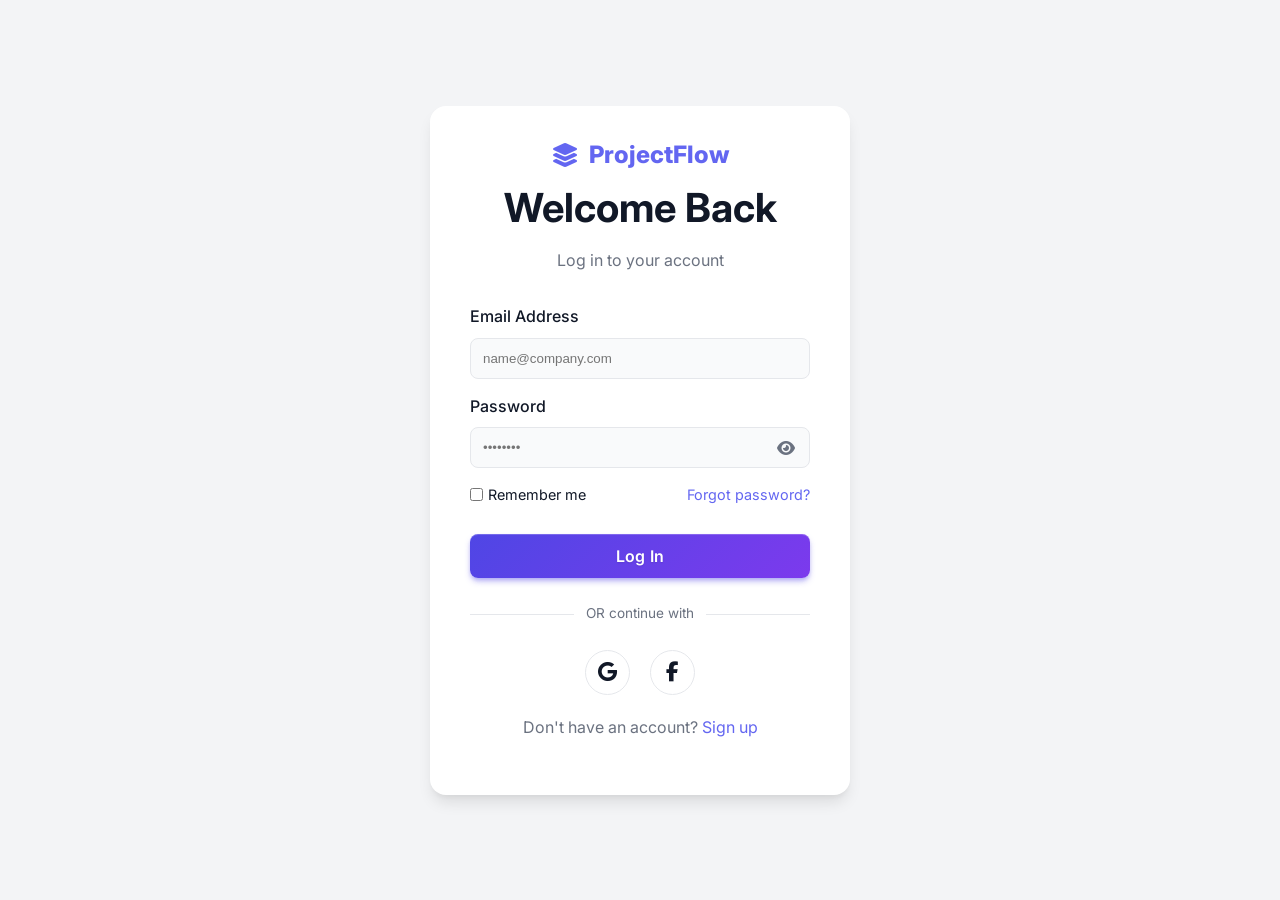
<file: login.html>
<!DOCTYPE html>
<html lang="en">

<head>
    <meta charset="UTF-8">
    <meta name="viewport" content="width=device-width, initial-scale=1.0">
    <title>Login - ProjectFlow</title>
    <link rel="icon" type="image/svg+xml" href="favicon.svg">
    <link rel="stylesheet" href="assets/css/style.css">
    <link rel="stylesheet" href="https://cdnjs.cloudflare.com/ajax/libs/font-awesome/6.4.0/css/all.min.css">
</head>

<body class="auth-page">

    <div class="auth-card fade-in">
        <div class="text-center" style="margin-bottom: 30px;">
            <a href="index.html" class="logo" style="justify-content: center; margin-bottom: 10px;">
                <i class="fas fa-layer-group"></i> ProjectFlow
            </a>
            <h2>Welcome Back</h2>
            <p>Log in to your account</p>
        </div>

        <form class="auth-form">
            <div class="form-group">
                <label for="email">Email Address</label>
                <input type="email" id="email" placeholder="name@company.com" required>
            </div>
            <div class="form-group">
                <label for="password">Password</label>
                <div class="password-wrapper">
                    <input type="password" id="password" placeholder="••••••••" required>
                    <i class="fas fa-eye toggle-password"></i>
                </div>
            </div>

            <div style="display: flex; justify-content: space-between; margin-bottom: 20px; font-size: 0.9rem;">
                <label style="display: flex; align-items: center; gap: 5px; font-weight: normal;">
                    <input type="checkbox" style="width: auto;"> Remember me
                </label>
                <a href="#" style="color: var(--primary-color);">Forgot password?</a>
            </div>

            <button type="submit" class="btn btn-primary" style="width: 100%;">Log In</button>

            <div class="social-separator">OR continue with</div>

            <div class="social-login-group">
                <a href="#" class="social-btn google" title="Google"><i class="fab fa-google"></i></a>
                <a href="#" class="social-btn facebook" title="Facebook"><i class="fab fa-facebook-f"></i></a>
            </div>

            <div class="text-center" style="margin-top: 20px;">
                <p>Don't have an account? <a href="signup.html" style="color: var(--primary-color);">Sign up</a></p>
            </div>
        </form>
    </div>

    <script src="assets/js/script.js"></script>
</body>

</html>
</file>
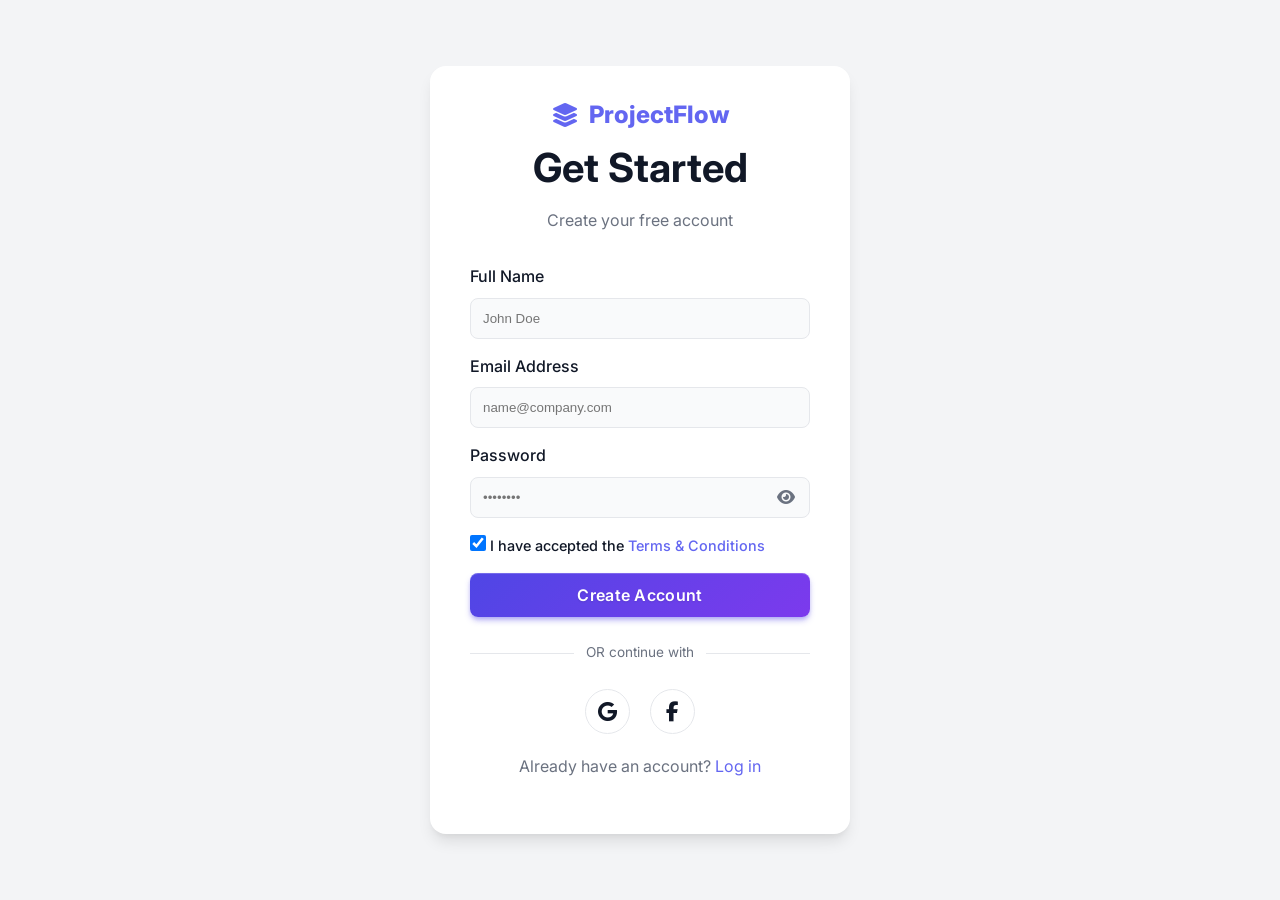
<file: signup.html>
<!DOCTYPE html>
<html lang="en">

<head>
    <meta charset="UTF-8">
    <meta name="viewport" content="width=device-width, initial-scale=1.0">
    <title>Sign Up - ProjectFlow</title>
    <link rel="icon" type="image/svg+xml" href="favicon.svg">
    <link rel="stylesheet" href="assets/css/style.css">
    <link rel="stylesheet" href="https://cdnjs.cloudflare.com/ajax/libs/font-awesome/6.4.0/css/all.min.css">
</head>

<body class="auth-page">

    <div class="auth-card fade-in">
        <div class="text-center" style="margin-bottom: 30px;">
            <a href="index.html" class="logo" style="justify-content: center; margin-bottom: 10px;">
                <i class="fas fa-layer-group"></i> ProjectFlow
            </a>
            <h2>Get Started</h2>
            <p>Create your free account</p>
        </div>

        <form class="auth-form">
            <div class="form-group">
                <label for="fullname">Full Name</label>
                <input type="text" id="fullname" placeholder="John Doe" required>
            </div>
            <div class="form-group">
                <label for="email">Email Address</label>
                <input type="email" id="email" placeholder="name@company.com" required>
            </div>
            <div class="form-group">
                <label for="password">Password</label>
                <div class="password-wrapper">
                    <input type="password" id="password" placeholder="••••••••" required>
                    <i class="fas fa-eye toggle-password"></i>
                </div>
            </div>

            <div class="form-group">
                <label class="checkbox-group">
                    <input type="checkbox" id="terms-checkbox" checked>
                    <span>I have accepted the <a href="#" style="color: var(--primary-color);">Terms &
                            Conditions</a></span>
                </label>
            </div>

            <button type="submit" id="signup-btn" class="btn btn-primary" style="width: 100%;">Create Account</button>

            <div class="social-separator">OR continue with</div>

            <div class="social-login-group">
                <a href="#" class="social-btn google" title="Google"><i class="fab fa-google"></i></a>
                <a href="#" class="social-btn facebook" title="Facebook"><i class="fab fa-facebook-f"></i></a>
            </div>

            <div class="text-center" style="margin-top: 20px;">
                <p>Already have an account? <a href="login.html" style="color: var(--primary-color);">Log in</a></p>
            </div>
        </form>
    </div>

    <script src="assets/js/script.js"></script>
</body>

</html>
</file>
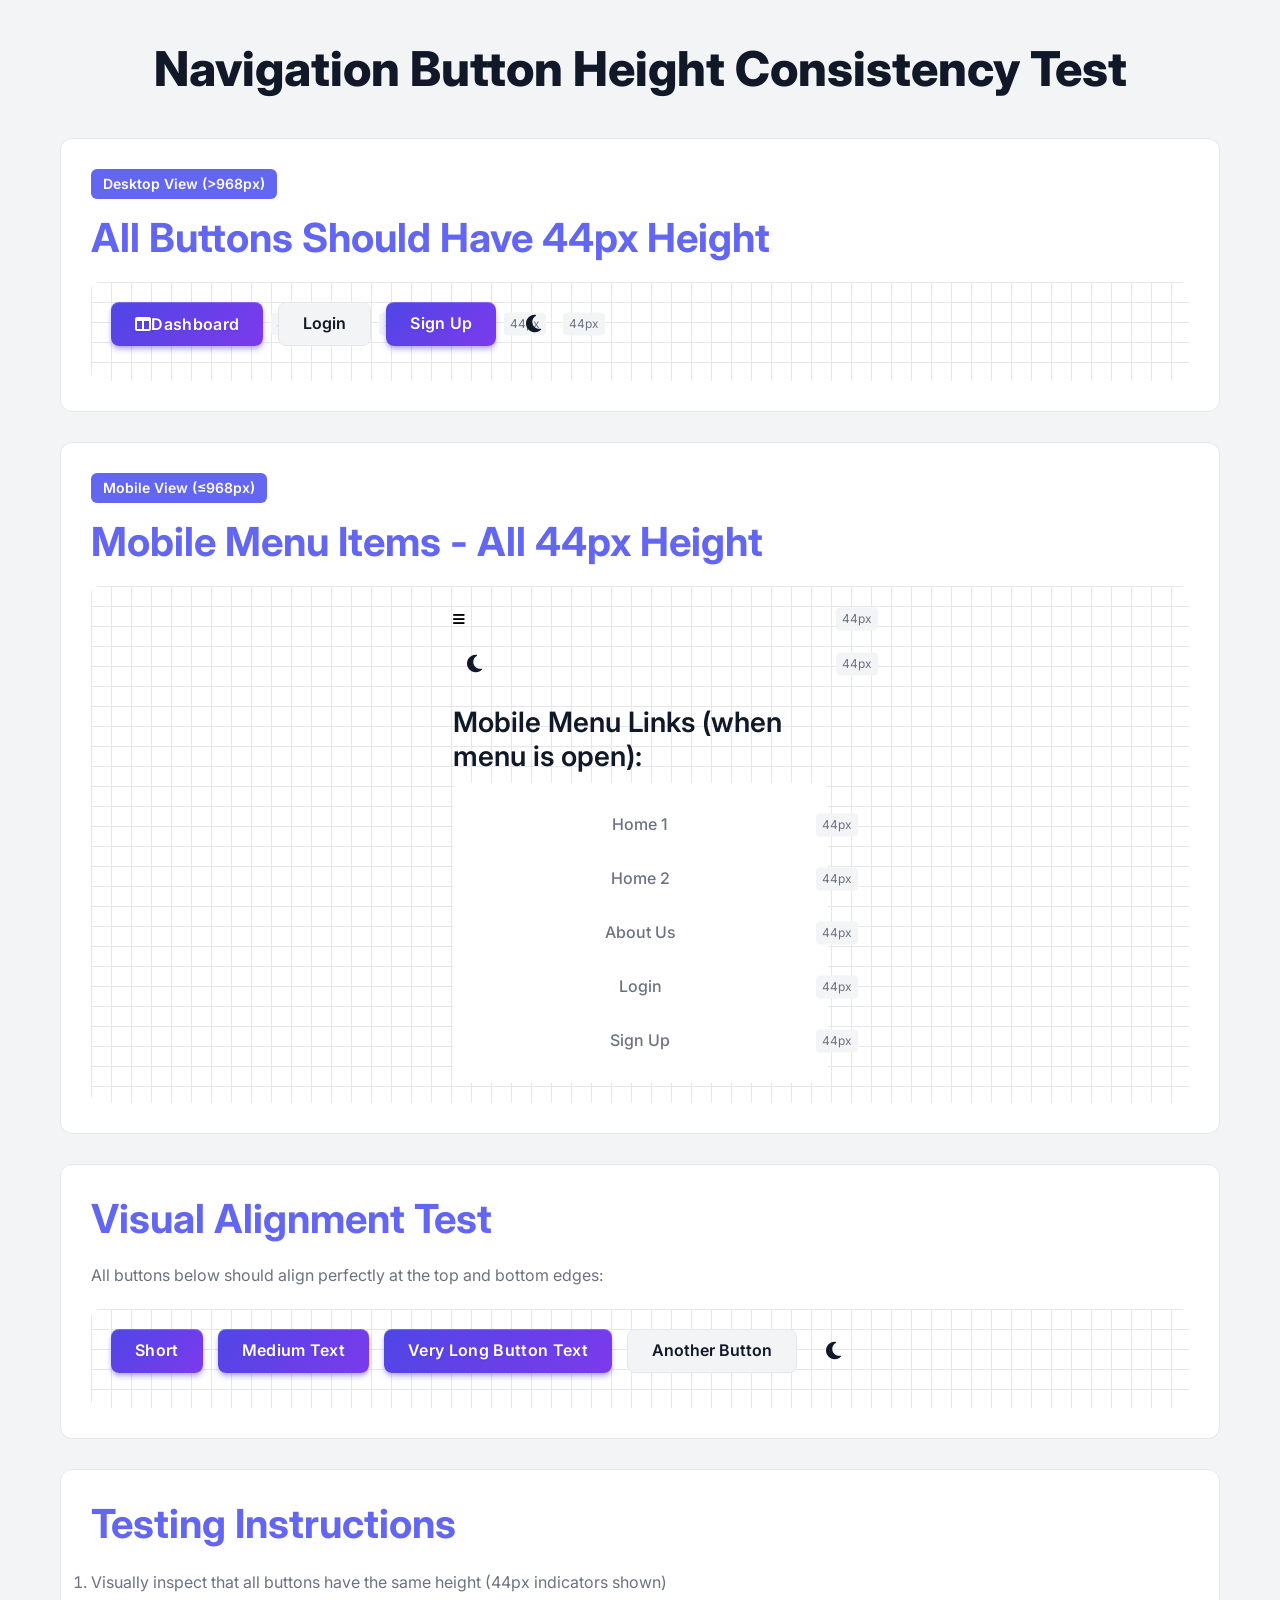
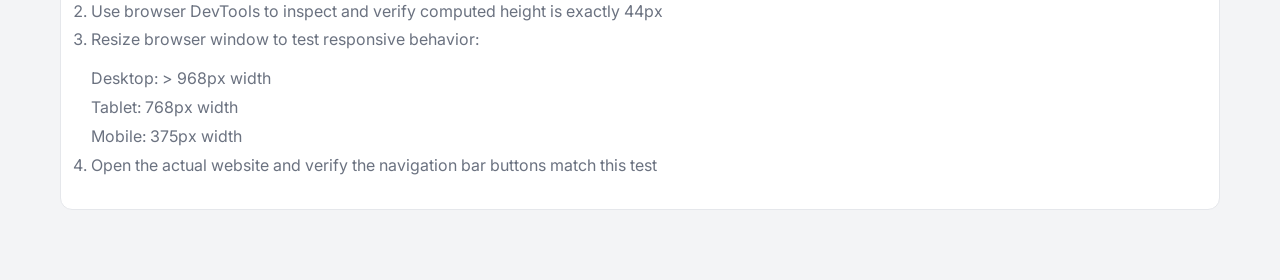
<file: test-button-heights.html>
<!DOCTYPE html>
<html lang="en">

<head>
    <meta charset="UTF-8">
    <meta name="viewport" content="width=device-width, initial-scale=1.0">
    <title>Navigation Button Height Test</title>
    <link rel="stylesheet" href="assets/css/style.css">
    <link rel="stylesheet" href="https://cdnjs.cloudflare.com/ajax/libs/font-awesome/6.4.0/css/all.min.css">
    <style>
        .test-container {
            padding: 40px;
            background: var(--bg-surface);
            min-height: 100vh;
        }

        .test-section {
            background: var(--bg-card);
            padding: 30px;
            margin-bottom: 30px;
            border-radius: 12px;
            border: 1px solid var(--border-color);
        }

        .test-section h2 {
            margin-bottom: 20px;
            color: var(--primary-color);
        }

        .button-row {
            display: flex;
            gap: 15px;
            align-items: center;
            flex-wrap: wrap;
            margin-bottom: 15px;
        }

        .height-indicator {
            position: relative;
            display: inline-block;
        }

        .height-indicator::after {
            content: '44px';
            position: absolute;
            right: -50px;
            top: 50%;
            transform: translateY(-50%);
            font-size: 12px;
            color: var(--text-muted);
            background: var(--bg-surface);
            padding: 2px 6px;
            border-radius: 4px;
        }

        .grid-bg {
            background-image:
                linear-gradient(to right, var(--border-color) 1px, transparent 1px),
                linear-gradient(to bottom, var(--border-color) 1px, transparent 1px);
            background-size: 20px 20px;
            padding: 20px;
            border-radius: 8px;
        }

        .device-label {
            display: inline-block;
            background: var(--primary-color);
            color: white;
            padding: 4px 12px;
            border-radius: 6px;
            font-size: 14px;
            font-weight: 600;
            margin-bottom: 15px;
        }
    </style>
</head>

<body>
    <div class="test-container">
        <div class="container">
            <h1 style="text-align: center; margin-bottom: 40px;">Navigation Button Height Consistency Test</h1>

            <!-- Desktop View Test -->
            <div class="test-section">
                <span class="device-label">Desktop View (>968px)</span>
                <h2>All Buttons Should Have 44px Height</h2>
                <div class="grid-bg">
                    <div class="button-row">
                        <div class="height-indicator">
                            <button class="btn btn-primary dashboard-btn">
                                <i class="fas fa-columns"></i> Dashboard
                            </button>
                        </div>
                        <div class="height-indicator">
                            <a href="#" class="btn btn-secondary">Login</a>
                        </div>
                        <div class="height-indicator">
                            <a href="#" class="btn btn-primary">Sign Up</a>
                        </div>
                        <div class="height-indicator">
                            <button class="theme-toggle" title="Toggle Theme">
                                <i class="fas fa-moon"></i>
                            </button>
                        </div>
                    </div>
                </div>
            </div>

            <!-- Mobile View Test -->
            <div class="test-section">
                <span class="device-label">Mobile View (≤968px)</span>
                <h2>Mobile Menu Items - All 44px Height</h2>
                <div class="grid-bg">
                    <div style="max-width: 375px; margin: 0 auto;">
                        <div class="button-row" style="flex-direction: column; gap: 10px;">
                            <div class="height-indicator" style="width: 100%;">
                                <button class="mobile-menu-btn">
                                    <i class="fas fa-bars"></i>
                                </button>
                            </div>
                            <div class="height-indicator" style="width: 100%;">
                                <button class="theme-toggle">
                                    <i class="fas fa-moon"></i>
                                </button>
                            </div>
                        </div>

                        <h3 style="margin: 20px 0 10px;">Mobile Menu Links (when menu is open):</h3>
                        <div style="background: var(--bg-card); padding: 20px; border-radius: 8px;">
                            <div class="height-indicator" style="width: 100%; margin-bottom: 10px;">
                                <a href="#" class="nav-link"
                                    style="display: flex; align-items: center; justify-content: center; height: 44px; width: 100%;">Home
                                    1</a>
                            </div>
                            <div class="height-indicator" style="width: 100%; margin-bottom: 10px;">
                                <a href="#" class="nav-link"
                                    style="display: flex; align-items: center; justify-content: center; height: 44px; width: 100%;">Home
                                    2</a>
                            </div>
                            <div class="height-indicator" style="width: 100%; margin-bottom: 10px;">
                                <a href="#" class="nav-link"
                                    style="display: flex; align-items: center; justify-content: center; height: 44px; width: 100%;">About
                                    Us</a>
                            </div>
                            <div class="height-indicator" style="width: 100%; margin-bottom: 10px;">
                                <a href="#" class="nav-link"
                                    style="display: flex; align-items: center; justify-content: center; height: 44px; width: 100%;">Login</a>
                            </div>
                            <div class="height-indicator" style="width: 100%;">
                                <a href="#" class="nav-link"
                                    style="display: flex; align-items: center; justify-content: center; height: 44px; width: 100%;">Sign
                                    Up</a>
                            </div>
                        </div>
                    </div>
                </div>
            </div>

            <!-- Comparison Test -->
            <div class="test-section">
                <h2>Visual Alignment Test</h2>
                <p style="color: var(--text-muted); margin-bottom: 20px;">All buttons below should align perfectly at
                    the top and bottom edges:</p>
                <div class="grid-bg">
                    <div class="button-row">
                        <a href="#" class="btn btn-primary">Short</a>
                        <a href="#" class="btn btn-primary">Medium Text</a>
                        <a href="#" class="btn btn-primary">Very Long Button Text</a>
                        <a href="#" class="btn btn-secondary">Another Button</a>
                        <button class="theme-toggle"><i class="fas fa-moon"></i></button>
                    </div>
                </div>
            </div>

            <!-- Instructions -->
            <div class="test-section">
                <h2>Testing Instructions</h2>
                <ol style="color: var(--text-muted); line-height: 1.8;">
                    <li>Visually inspect that all buttons have the same height (44px indicators shown)</li>
                    <li>Use browser DevTools to inspect and verify computed height is exactly 44px</li>
                    <li>Resize browser window to test responsive behavior:
                        <ul style="margin-top: 10px;">
                            <li>Desktop: > 968px width</li>
                            <li>Tablet: 768px width</li>
                            <li>Mobile: 375px width</li>
                        </ul>
                    </li>
                    <li>Open the actual website and verify the navigation bar buttons match this test</li>
                </ol>
            </div>
        </div>
    </div>

    <script src="assets/js/script.js"></script>
</body>

</html>
</file>
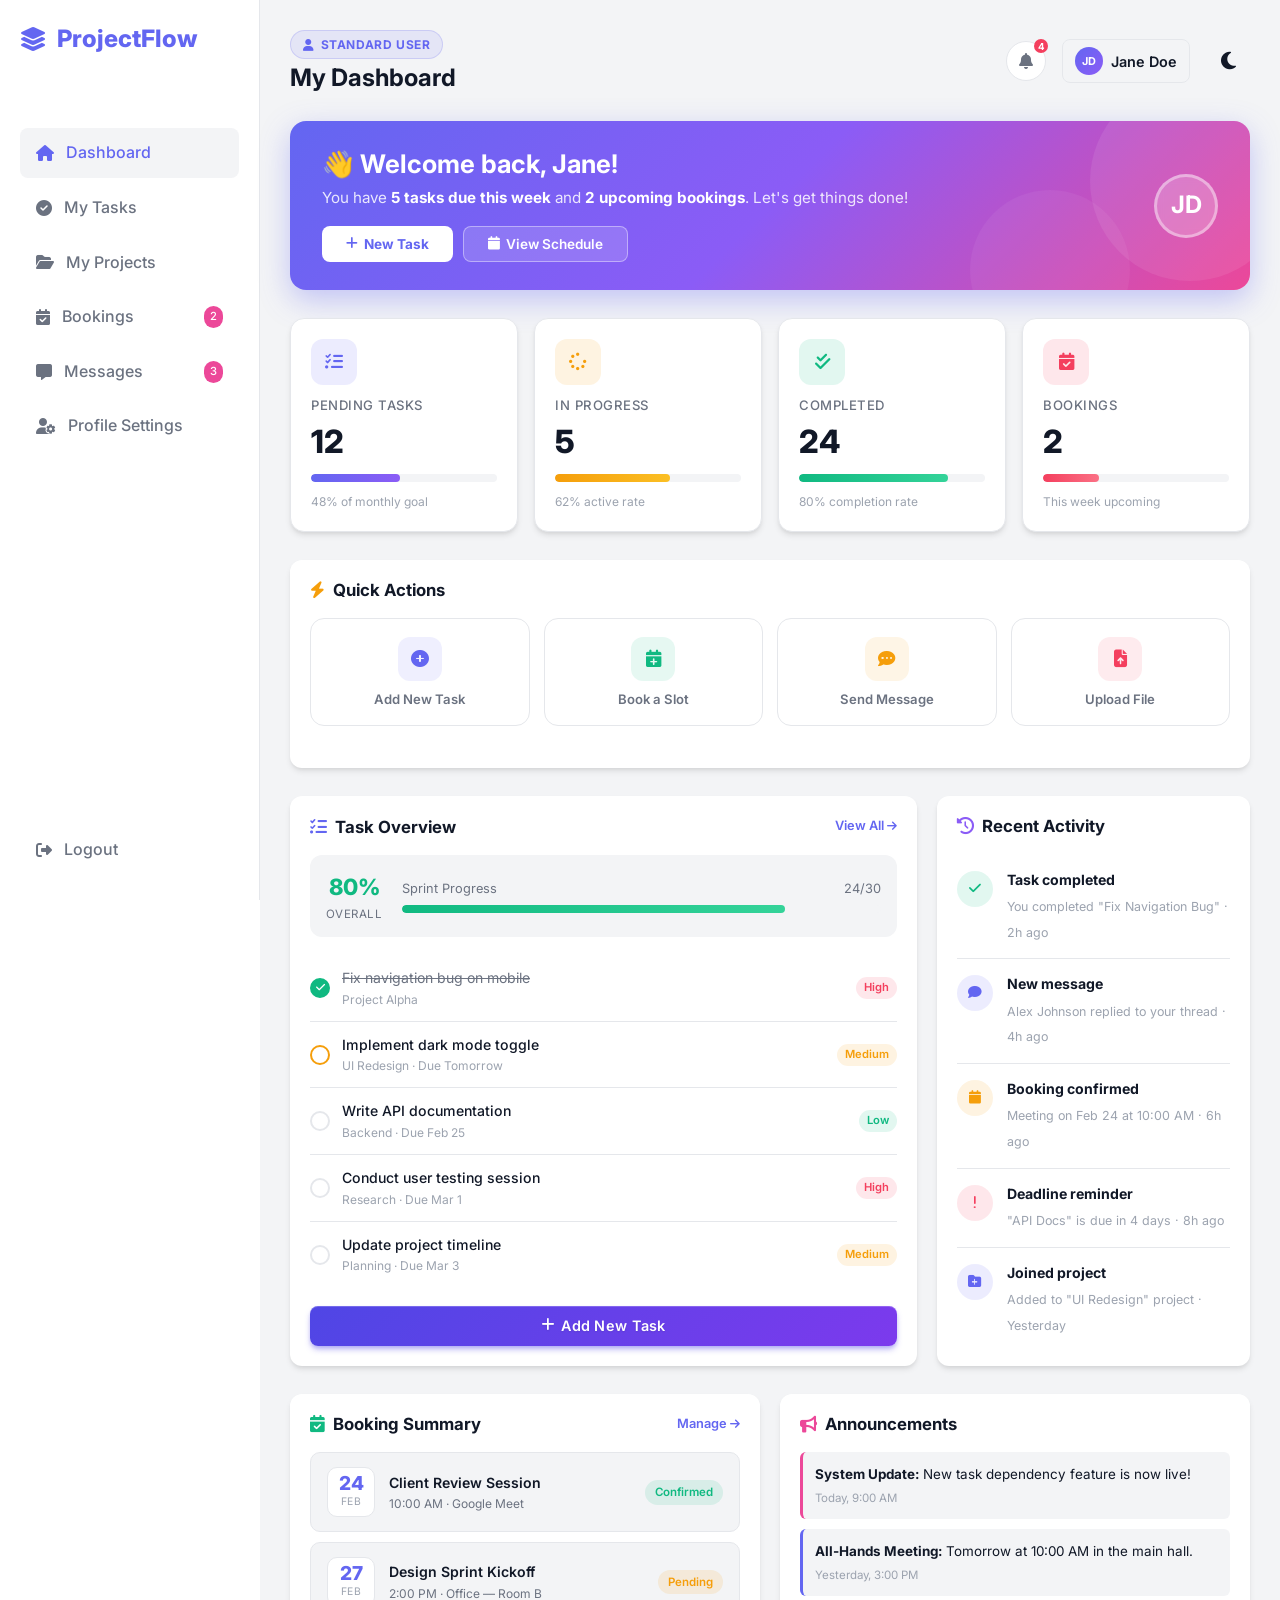
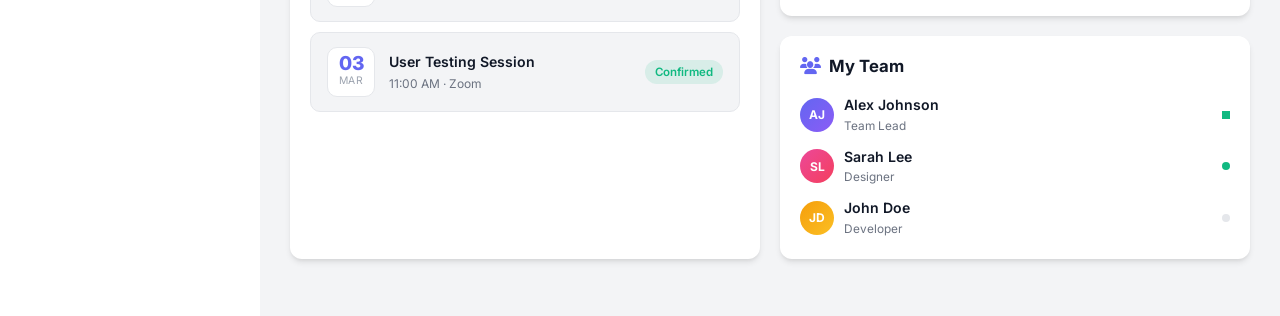
<file: user-dashboard.html>
<!DOCTYPE html>
<html lang="en">

<head>
    <meta charset="UTF-8">
    <meta name="viewport" content="width=device-width, initial-scale=1.0">
    <title>User Dashboard - ProjectFlow</title>
    <meta name="description"
        content="Your personal ProjectFlow dashboard. Track tasks, view progress, manage bookings, and stay on top of your work.">
    <link rel="icon" type="image/svg+xml" href="favicon.svg">
    <link rel="stylesheet" href="assets/css/style.css">
    <link rel="stylesheet" href="https://cdnjs.cloudflare.com/ajax/libs/font-awesome/6.4.0/css/all.min.css">
    <style>
        /* ===== USER DASHBOARD SPECIFIC STYLES ===== */

        /* Welcome Banner */
        .user-welcome-banner {
            background: linear-gradient(135deg, #6366f1 0%, #8b5cf6 50%, #ec4899 100%);
            border-radius: 16px;
            padding: 28px 32px;
            margin-bottom: 28px;
            display: flex;
            align-items: center;
            justify-content: space-between;
            gap: 20px;
            position: relative;
            overflow: hidden;
            box-shadow: 0 10px 30px rgba(99, 102, 241, 0.35);
        }

        .user-welcome-banner::before {
            content: '';
            position: absolute;
            top: -40px;
            right: -40px;
            width: 200px;
            height: 200px;
            background: rgba(255, 255, 255, 0.08);
            border-radius: 50%;
        }

        .user-welcome-banner::after {
            content: '';
            position: absolute;
            bottom: -60px;
            right: 120px;
            width: 160px;
            height: 160px;
            background: rgba(255, 255, 255, 0.05);
            border-radius: 50%;
        }

        .welcome-text h2 {
            color: white;
            font-size: 1.6rem;
            margin-bottom: 6px;
        }

        .welcome-text p {
            color: rgba(255, 255, 255, 0.85);
            margin-bottom: 0;
            font-size: 0.95rem;
        }

        .welcome-avatar {
            width: 64px;
            height: 64px;
            border-radius: 50%;
            background: rgba(255, 255, 255, 0.2);
            display: flex;
            align-items: center;
            justify-content: center;
            font-size: 1.5rem;
            font-weight: 700;
            color: white;
            border: 3px solid rgba(255, 255, 255, 0.4);
            flex-shrink: 0;
            backdrop-filter: blur(4px);
            position: relative;
            z-index: 1;
        }

        /* Status Cards */
        .user-stat-card {
            background-color: var(--bg-card);
            border-radius: 14px;
            padding: 20px;
            border: 1px solid var(--border-color);
            box-shadow: var(--shadow-md);
            display: flex;
            flex-direction: column;
            gap: 10px;
            transition: transform 0.25s, box-shadow 0.25s;
        }

        .user-stat-card:hover {
            transform: translateY(-4px);
            box-shadow: var(--shadow-lg);
        }

        .stat-icon-ring {
            width: 46px;
            height: 46px;
            border-radius: 12px;
            display: flex;
            align-items: center;
            justify-content: center;
            font-size: 1.1rem;
        }

        .stat-icon-ring.indigo {
            background: rgba(99, 102, 241, 0.12);
            color: #6366f1;
        }

        .stat-icon-ring.amber {
            background: rgba(245, 158, 11, 0.12);
            color: #f59e0b;
        }

        .stat-icon-ring.emerald {
            background: rgba(16, 185, 129, 0.12);
            color: #10b981;
        }

        .stat-icon-ring.rose {
            background: rgba(244, 63, 94, 0.12);
            color: #f43f5e;
        }

        .stat-card-number {
            font-size: 2rem;
            font-weight: 800;
            color: var(--text-main);
            line-height: 1;
            margin: 0;
        }

        .stat-card-label {
            font-size: 0.82rem;
            color: var(--text-muted);
            font-weight: 500;
            margin: 0;
            text-transform: uppercase;
            letter-spacing: 0.04em;
        }

        /* Progress Bar */
        .progress-bar-wrap {
            background: var(--bg-surface);
            height: 8px;
            border-radius: 99px;
            overflow: hidden;
            margin-top: 6px;
        }

        .progress-bar-fill {
            height: 100%;
            border-radius: 99px;
            transition: width 1s ease;
        }

        /* Quick Action Buttons */
        .quick-actions-grid {
            display: grid;
            grid-template-columns: repeat(4, 1fr);
            gap: 14px;
            margin-bottom: 28px;
        }

        .quick-action-btn {
            display: flex;
            flex-direction: column;
            align-items: center;
            gap: 10px;
            padding: 18px 10px;
            border-radius: 14px;
            border: 1.5px solid var(--border-color);
            background: var(--bg-card);
            cursor: pointer;
            transition: all 0.25s;
            text-align: center;
            font-size: 0.82rem;
            font-weight: 600;
            color: var(--text-muted);
        }

        .quick-action-btn:hover {
            border-color: var(--primary-color);
            color: var(--primary-color);
            background: rgba(99, 102, 241, 0.05);
            transform: translateY(-3px);
            box-shadow: 0 6px 18px rgba(99, 102, 241, 0.15);
        }

        .quick-action-icon {
            width: 44px;
            height: 44px;
            border-radius: 12px;
            display: flex;
            align-items: center;
            justify-content: center;
            font-size: 1.1rem;
        }

        /* Activity Feed */
        .activity-item {
            display: flex;
            align-items: flex-start;
            gap: 14px;
            padding: 14px 0;
            border-bottom: 1px solid var(--border-color);
        }

        .activity-item:last-child {
            border-bottom: none;
            padding-bottom: 0;
        }

        .activity-dot {
            width: 36px;
            height: 36px;
            border-radius: 50%;
            display: flex;
            align-items: center;
            justify-content: center;
            font-size: 0.85rem;
            flex-shrink: 0;
            margin-top: 2px;
        }

        .activity-content strong {
            display: block;
            font-size: 0.88rem;
            color: var(--text-main);
            margin-bottom: 2px;
        }

        .activity-content span {
            font-size: 0.78rem;
            color: var(--text-light);
        }

        /* Task List */
        .task-item {
            display: flex;
            align-items: center;
            gap: 12px;
            padding: 12px 0;
            border-bottom: 1px solid var(--border-color);
        }

        .task-item:last-child {
            border-bottom: none;
        }

        .task-check {
            width: 20px;
            height: 20px;
            border-radius: 50%;
            border: 2px solid var(--border-color);
            flex-shrink: 0;
            display: flex;
            align-items: center;
            justify-content: center;
            cursor: pointer;
            transition: all 0.2s;
        }

        .task-check.done {
            background: #10b981;
            border-color: #10b981;
            color: white;
            font-size: 0.65rem;
        }

        .task-check.in-progress {
            border-color: #f59e0b;
        }

        .task-meta {
            margin-left: auto;
            font-size: 0.75rem;
            color: var(--text-light);
            white-space: nowrap;
        }

        .task-priority {
            font-size: 0.7rem;
            padding: 2px 8px;
            border-radius: 99px;
            font-weight: 600;
        }

        .task-priority.high {
            background: rgba(244, 63, 94, 0.12);
            color: #f43f5e;
        }

        .task-priority.medium {
            background: rgba(245, 158, 11, 0.12);
            color: #f59e0b;
        }

        .task-priority.low {
            background: rgba(16, 185, 129, 0.12);
            color: #10b981;
        }

        /* Booking Summary */
        .booking-card {
            background: var(--bg-surface);
            border-radius: 10px;
            padding: 14px 16px;
            margin-bottom: 10px;
            display: flex;
            align-items: center;
            gap: 14px;
            border: 1px solid var(--border-color);
            transition: background 0.2s;
        }

        .booking-card:last-child {
            margin-bottom: 0;
        }

        .booking-card:hover {
            background: var(--bg-body);
        }

        .booking-date-box {
            min-width: 48px;
            text-align: center;
            background: var(--bg-card);
            border-radius: 10px;
            padding: 6px 10px;
            border: 1px solid var(--border-color);
        }

        .booking-date-box .bday {
            font-size: 1.2rem;
            font-weight: 800;
            color: var(--primary-color);
            line-height: 1;
        }

        .booking-date-box .bmonth {
            font-size: 0.65rem;
            text-transform: uppercase;
            color: var(--text-light);
            letter-spacing: 0.06em;
        }

        .booking-status {
            margin-left: auto;
            font-size: 0.72rem;
            font-weight: 600;
            padding: 3px 10px;
            border-radius: 99px;
        }

        .booking-status.confirmed {
            background: rgba(16, 185, 129, 0.12);
            color: #10b981;
        }

        .booking-status.pending {
            background: rgba(245, 158, 11, 0.12);
            color: #f59e0b;
        }

        .booking-status.cancelled {
            background: rgba(244, 63, 94, 0.12);
            color: #f43f5e;
        }

        /* Section Headers */
        .section-heading {
            display: flex;
            justify-content: space-between;
            align-items: center;
            margin-bottom: 18px;
        }

        .section-heading h3 {
            font-size: 1.05rem;
            font-weight: 700;
            margin-bottom: 0;
        }

        .section-heading a {
            font-size: 0.8rem;
            color: var(--primary-color);
            font-weight: 600;
        }

        .section-heading a:hover {
            text-decoration: underline;
        }

        /* ===== RESPONSIVE ===== */
        .user-stats-grid {
            display: grid;
            grid-template-columns: repeat(4, 1fr);
            gap: 16px;
            margin-bottom: 28px;
        }

        .user-main-grid {
            display: grid;
            grid-template-columns: 2fr 1fr;
            gap: 20px;
            margin-bottom: 28px;
        }

        .user-bottom-grid {
            display: grid;
            grid-template-columns: 1fr 1fr;
            gap: 20px;
            margin-bottom: 28px;
        }

        @media (max-width: 1024px) {
            .user-stats-grid {
                grid-template-columns: repeat(2, 1fr);
            }

            .user-main-grid {
                grid-template-columns: 1fr;
            }

            .user-bottom-grid {
                grid-template-columns: 1fr;
            }

            .quick-actions-grid {
                grid-template-columns: repeat(2, 1fr);
            }
        }

        @media (max-width: 768px) {
            .user-welcome-banner {
                flex-direction: column;
                align-items: flex-start;
                padding: 22px 20px;
            }

            .welcome-avatar {
                display: none;
            }

            .welcome-text h2 {
                font-size: 1.35rem;
            }

            .user-stats-grid {
                grid-template-columns: repeat(2, 1fr);
                gap: 12px;
            }

            .quick-actions-grid {
                grid-template-columns: repeat(2, 1fr);
            }

            .user-main-grid,
            .user-bottom-grid {
                grid-template-columns: 1fr;
            }
        }

        @media (max-width: 480px) {
            .user-stats-grid {
                grid-template-columns: repeat(2, 1fr);
            }

            .quick-actions-grid {
                grid-template-columns: repeat(2, 1fr);
            }

            .user-welcome-banner {
                padding: 18px 16px;
            }

            .welcome-text h2 {
                font-size: 1.15rem;
            }
        }
    </style>
</head>

<body>

    <div class="dashboard-layout">
        <!-- Sidebar -->
        <aside class="sidebar">
            <a href="index.html" class="logo" style="margin-bottom: 30px;">
                <i class="fas fa-layer-group"></i> ProjectFlow
            </a>

            <nav class="sidebar-menu">
                <a href="#" class="sidebar-link active" data-section="dashboard">
                    <i class="fas fa-home"></i> Dashboard
                </a>
                <a href="#" class="sidebar-link" data-section="tasks">
                    <i class="fas fa-check-circle"></i> My Tasks
                </a>
                <a href="#" class="sidebar-link" data-section="projects">
                    <i class="fas fa-folder-open"></i> My Projects
                </a>
                <a href="#" class="sidebar-link" data-section="bookings">
                    <i class="fas fa-calendar-check"></i> Bookings
                    <span
                        style="background: var(--secondary-color); font-size: 0.7rem; padding: 2px 6px; border-radius: 10px; color: white; margin-left: auto;">2</span>
                </a>
                <a href="#" class="sidebar-link" data-section="messages">
                    <i class="fas fa-comment-alt"></i> Messages
                    <span
                        style="background: var(--secondary-color); font-size: 0.7rem; padding: 2px 6px; border-radius: 10px; color: white; margin-left: auto;">3</span>
                </a>
                <a href="#" class="sidebar-link" data-section="settings">
                    <i class="fas fa-user-cog"></i> Profile Settings
                </a>
            </nav>

            <div style="margin-top: auto;">
                <a href="index.html" class="sidebar-link"><i class="fas fa-sign-out-alt"></i> Logout</a>
            </div>
        </aside>

        <!-- Main Content -->
        <main class="main-content">
            <!-- Top Header -->
            <div class="dashboard-header-container"
                style="display: flex; justify-content: space-between; align-items: center; margin-bottom: 28px;">
                <div style="display: flex; align-items: center; gap: 15px;">
                    <button class="dashboard-sidebar-btn mobile-only btn-primary"
                        style="padding: 0; width: 40px; height: 40px; display: flex; align-items: center; justify-content: center; border-radius: 8px;">
                        <i class="fas fa-bars"></i>
                    </button>
                    <!-- Brand Name for Mobile -->
                    <a href="index.html" class="logo mobile-only-flex" style="font-size: 1.2rem; margin-right: 5px;">
                        <i class="fas fa-layer-group"></i> ProjectFlow
                    </a>
                    <div>
                        <div class="role-tag user" style="margin-bottom: 5px;">
                            <i class="fas fa-user"></i> Standard User
                        </div>
                        <h2 id="section-title" style="margin-bottom: 0; font-size: 1.5rem;">My Dashboard</h2>
                    </div>
                </div>
                <div style="display: flex; align-items: center; gap: 16px;">
                    <!-- Notification Bell -->
                    <div style="position: relative; cursor: pointer;">
                        <button
                            style="width: 40px; height: 40px; border-radius: 50%; background: var(--bg-card); border: 1px solid var(--border-color); display: flex; align-items: center; justify-content: center; color: var(--text-muted); font-size: 1rem; transition: all 0.2s;">
                            <i class="fas fa-bell"></i>
                        </button>
                        <span
                            style="position: absolute; top: -2px; right: -2px; width: 14px; height: 14px; background: #f43f5e; border-radius: 50%; font-size: 0.6rem; color: white; display: flex; align-items: center; justify-content: center; font-weight: 700;">4</span>
                    </div>
                    <div class="dropdown">
                        <button class="btn btn-secondary dashboard-btn" style="gap: 8px; padding: 0 12px;">
                            <div
                                style="width: 28px; height: 28px; border-radius: 50%; background: linear-gradient(135deg, #6366f1, #8b5cf6); display: flex; align-items: center; justify-content: center; font-size: 0.68rem; color: white; font-weight: 700; flex-shrink: 0;">
                                JD</div>
                            <span style="font-size: 0.9rem;">Jane Doe</span>
                        </button>
                        <div class="dropdown-menu">
                            <div
                                style="padding: 10px 16px 6px; border-bottom: 1px solid var(--border-color); margin-bottom: 6px;">
                                <div style="font-weight: 700; font-size: 0.88rem; color: var(--text-main);">Jane Doe
                                </div>
                                <div style="font-size: 0.75rem; color: var(--text-muted);">Standard User</div>
                            </div>
                            <a href="#" class="dropdown-item"
                                onclick="document.querySelector('[data-section=settings]').click(); return false;"><i
                                    class="fas fa-user-circle" style="width: 16px; color: var(--primary-color);"></i> My
                                Profile</a>
                            <a href="#" class="dropdown-item"
                                onclick="document.querySelector('[data-section=settings]').click(); return false;"><i
                                    class="fas fa-cog" style="width: 16px; color: var(--text-muted);"></i> Account
                                Settings</a>
                            <div style="border-top: 1px solid var(--border-color); margin: 6px 0;"></div>
                            <a href="index.html" class="dropdown-item" style="color: #f43f5e;"><i
                                    class="fas fa-sign-out-alt" style="width: 16px; color: #f43f5e;"></i> Logout</a>
                        </div>
                    </div>
                    <button class="theme-toggle"><i class="fas fa-moon"></i></button>
                </div>
            </div>

            <!-- ==================== DASHBOARD SECTION ==================== -->
            <div id="dashboard-section" class="dashboard-section active">

                <!-- Personalized Welcome Banner -->
                <div class="user-welcome-banner reveal-up">
                    <div class="welcome-text">
                        <h2>👋 Welcome back, Jane!</h2>
                        <p>You have <strong style="color: rgba(255,255,255,1);">5 tasks due this week</strong> and
                            <strong style="color: rgba(255,255,255,1);">2 upcoming bookings</strong>. Let's get things
                            done!
                        </p>
                        <div style="margin-top: 16px; display: flex; gap: 10px; flex-wrap: wrap;">
                            <button class="btn"
                                style="background: white; color: #6366f1; height: 36px; font-size: 0.85rem; font-weight: 700;">
                                <i class="fas fa-plus" style="margin-right: 6px;"></i>New Task
                            </button>
                            <button class="btn"
                                style="background: rgba(255,255,255,0.15); color: white; border: 1.5px solid rgba(255,255,255,0.4); height: 36px; font-size: 0.85rem;">
                                <i class="fas fa-calendar" style="margin-right: 6px;"></i>View Schedule
                            </button>
                        </div>
                    </div>
                    <div class="welcome-avatar">JD</div>
                </div>

                <!-- Status / Progress Cards -->
                <div class="user-stats-grid">
                    <div class="user-stat-card reveal-up reveal-delay-1">
                        <div class="stat-icon-ring indigo"><i class="fas fa-tasks"></i></div>
                        <p class="stat-card-label">Pending Tasks</p>
                        <h2 class="stat-card-number">12</h2>
                        <div class="progress-bar-wrap">
                            <div class="progress-bar-fill"
                                style="width: 48%; background: linear-gradient(90deg, #6366f1, #8b5cf6);"></div>
                        </div>
                        <p style="font-size: 0.75rem; color: var(--text-light); margin: 0;">48% of monthly goal</p>
                    </div>
                    <div class="user-stat-card reveal-up reveal-delay-2">
                        <div class="stat-icon-ring amber"><i class="fas fa-spinner"></i></div>
                        <p class="stat-card-label">In Progress</p>
                        <h2 class="stat-card-number">5</h2>
                        <div class="progress-bar-wrap">
                            <div class="progress-bar-fill"
                                style="width: 62%; background: linear-gradient(90deg, #f59e0b, #fbbf24);"></div>
                        </div>
                        <p style="font-size: 0.75rem; color: var(--text-light); margin: 0;">62% active rate</p>
                    </div>
                    <div class="user-stat-card reveal-up reveal-delay-3">
                        <div class="stat-icon-ring emerald"><i class="fas fa-check-double"></i></div>
                        <p class="stat-card-label">Completed</p>
                        <h2 class="stat-card-number">24</h2>
                        <div class="progress-bar-wrap">
                            <div class="progress-bar-fill"
                                style="width: 80%; background: linear-gradient(90deg, #10b981, #34d399);"></div>
                        </div>
                        <p style="font-size: 0.75rem; color: var(--text-light); margin: 0;">80% completion rate</p>
                    </div>
                    <div class="user-stat-card reveal-up reveal-delay-4">
                        <div class="stat-icon-ring rose"><i class="fas fa-calendar-check"></i></div>
                        <p class="stat-card-label">Bookings</p>
                        <h2 class="stat-card-number">2</h2>
                        <div class="progress-bar-wrap">
                            <div class="progress-bar-fill"
                                style="width: 30%; background: linear-gradient(90deg, #f43f5e, #fb7185);"></div>
                        </div>
                        <p style="font-size: 0.75rem; color: var(--text-light); margin: 0;">This week upcoming</p>
                    </div>
                </div>

                <!-- Quick Actions -->
                <div class="kanban-col reveal-up" style="margin-bottom: 28px; padding: 20px 20px 14px;">
                    <div class="section-heading">
                        <h3><i class="fas fa-bolt" style="color: #f59e0b; margin-right: 8px;"></i>Quick Actions</h3>
                    </div>
                    <div class="quick-actions-grid">
                        <button class="quick-action-btn">
                            <div class="quick-action-icon" style="background: rgba(99, 102, 241, 0.1);">
                                <i class="fas fa-plus-circle" style="color: #6366f1;"></i>
                            </div>
                            Add New Task
                        </button>
                        <button class="quick-action-btn">
                            <div class="quick-action-icon" style="background: rgba(16, 185, 129, 0.1);">
                                <i class="fas fa-calendar-plus" style="color: #10b981;"></i>
                            </div>
                            Book a Slot
                        </button>
                        <button class="quick-action-btn">
                            <div class="quick-action-icon" style="background: rgba(245, 158, 11, 0.1);">
                                <i class="fas fa-comment-dots" style="color: #f59e0b;"></i>
                            </div>
                            Send Message
                        </button>
                        <button class="quick-action-btn">
                            <div class="quick-action-icon" style="background: rgba(244, 63, 94, 0.1);">
                                <i class="fas fa-file-upload" style="color: #f43f5e;"></i>
                            </div>
                            Upload File
                        </button>
                    </div>
                </div>

                <!-- Main Grid: Task Overview + Activity Feed -->
                <div class="user-main-grid">
                    <!-- Task Overview -->
                    <div class="kanban-col reveal-left">
                        <div class="section-heading">
                            <h3><i class="fas fa-list-check"
                                    style="color: var(--primary-color); margin-right: 8px;"></i>Task Overview</h3>
                            <a href="#">View All <i class="fas fa-arrow-right" style="font-size: 0.7rem;"></i></a>
                        </div>

                        <!-- Progress Summary Bar -->
                        <div
                            style="background: var(--bg-surface); border-radius: 12px; padding: 14px 16px; margin-bottom: 18px; display: flex; align-items: center; gap: 20px; flex-wrap: wrap;">
                            <div style="text-align: center;">
                                <div style="font-size: 1.4rem; font-weight: 800; color: #10b981;">80%</div>
                                <div
                                    style="font-size: 0.72rem; color: var(--text-muted); text-transform: uppercase; letter-spacing: 0.04em;">
                                    Overall</div>
                            </div>
                            <div style="flex: 1; min-width: 100px;">
                                <div
                                    style="display: flex; justify-content: space-between; margin-bottom: 4px; font-size: 0.8rem; color: var(--text-muted);">
                                    <span>Sprint Progress</span><span>24/30</span>
                                </div>
                                <div class="progress-bar-wrap">
                                    <div class="progress-bar-fill"
                                        style="width: 80%; background: linear-gradient(90deg, #10b981, #34d399);"></div>
                                </div>
                            </div>
                        </div>

                        <!-- Task List -->
                        <div>
                            <div class="task-item">
                                <div class="task-check done"><i class="fas fa-check"></i></div>
                                <div style="flex: 1; min-width: 0;">
                                    <div
                                        style="font-size: 0.88rem; color: var(--text-muted); text-decoration: line-through;">
                                        Fix navigation bug on mobile</div>
                                    <div style="font-size: 0.75rem; color: var(--text-light);">Project Alpha</div>
                                </div>
                                <span class="task-priority high">High</span>
                            </div>
                            <div class="task-item">
                                <div class="task-check in-progress"></div>
                                <div style="flex: 1; min-width: 0;">
                                    <div style="font-size: 0.88rem; color: var(--text-main); font-weight: 500;">
                                        Implement dark mode toggle</div>
                                    <div style="font-size: 0.75rem; color: var(--text-light);">UI Redesign · Due
                                        Tomorrow</div>
                                </div>
                                <span class="task-priority medium">Medium</span>
                            </div>
                            <div class="task-item">
                                <div class="task-check"></div>
                                <div style="flex: 1; min-width: 0;">
                                    <div style="font-size: 0.88rem; color: var(--text-main); font-weight: 500;">Write
                                        API documentation</div>
                                    <div style="font-size: 0.75rem; color: var(--text-light);">Backend · Due Feb 25
                                    </div>
                                </div>
                                <span class="task-priority low">Low</span>
                            </div>
                            <div class="task-item">
                                <div class="task-check"></div>
                                <div style="flex: 1; min-width: 0;">
                                    <div style="font-size: 0.88rem; color: var(--text-main); font-weight: 500;">Conduct
                                        user testing session</div>
                                    <div style="font-size: 0.75rem; color: var(--text-light);">Research · Due Mar 1
                                    </div>
                                </div>
                                <span class="task-priority high">High</span>
                            </div>
                            <div class="task-item">
                                <div class="task-check"></div>
                                <div style="flex: 1; min-width: 0;">
                                    <div style="font-size: 0.88rem; color: var(--text-main); font-weight: 500;">Update
                                        project timeline</div>
                                    <div style="font-size: 0.75rem; color: var(--text-light);">Planning · Due Mar 3
                                    </div>
                                </div>
                                <span class="task-priority medium">Medium</span>
                            </div>
                        </div>
                        <button class="btn btn-primary"
                            style="margin-top: 18px; width: 100%; height: 40px; font-size: 0.9rem;">
                            <i class="fas fa-plus" style="margin-right: 6px;"></i>Add New Task
                        </button>
                    </div>

                    <!-- Recent Activity Feed -->
                    <div class="kanban-col reveal-right">
                        <div class="section-heading">
                            <h3><i class="fas fa-history" style="color: #8b5cf6; margin-right: 8px;"></i>Recent Activity
                            </h3>
                        </div>
                        <div>
                            <div class="activity-item">
                                <div class="activity-dot" style="background: rgba(16, 185, 129, 0.12); color: #10b981;">
                                    <i class="fas fa-check"></i>
                                </div>
                                <div class="activity-content">
                                    <strong>Task completed</strong>
                                    <span>You completed "Fix Navigation Bug" · 2h ago</span>
                                </div>
                            </div>
                            <div class="activity-item">
                                <div class="activity-dot" style="background: rgba(99, 102, 241, 0.12); color: #6366f1;">
                                    <i class="fas fa-comment"></i>
                                </div>
                                <div class="activity-content">
                                    <strong>New message</strong>
                                    <span>Alex Johnson replied to your thread · 4h ago</span>
                                </div>
                            </div>
                            <div class="activity-item">
                                <div class="activity-dot" style="background: rgba(245, 158, 11, 0.12); color: #f59e0b;">
                                    <i class="fas fa-calendar"></i>
                                </div>
                                <div class="activity-content">
                                    <strong>Booking confirmed</strong>
                                    <span>Meeting on Feb 24 at 10:00 AM · 6h ago</span>
                                </div>
                            </div>
                            <div class="activity-item">
                                <div class="activity-dot" style="background: rgba(244, 63, 94, 0.12); color: #f43f5e;">
                                    <i class="fas fa-exclamation"></i>
                                </div>
                                <div class="activity-content">
                                    <strong>Deadline reminder</strong>
                                    <span>"API Docs" is due in 4 days · 8h ago</span>
                                </div>
                            </div>
                            <div class="activity-item">
                                <div class="activity-dot" style="background: rgba(99, 102, 241, 0.12); color: #6366f1;">
                                    <i class="fas fa-folder-plus"></i>
                                </div>
                                <div class="activity-content">
                                    <strong>Joined project</strong>
                                    <span>Added to "UI Redesign" project · Yesterday</span>
                                </div>
                            </div>
                        </div>
                    </div>
                </div>

                <!-- Bottom Grid: Booking Summary + Announcements -->
                <div class="user-bottom-grid">
                    <!-- Booking Summary -->
                    <div class="kanban-col reveal-up">
                        <div class="section-heading">
                            <h3><i class="fas fa-calendar-check" style="color: #10b981; margin-right: 8px;"></i>Booking
                                Summary</h3>
                            <a href="#">Manage <i class="fas fa-arrow-right" style="font-size: 0.7rem;"></i></a>
                        </div>
                        <div class="booking-card">
                            <div class="booking-date-box">
                                <div class="bday">24</div>
                                <div class="bmonth">Feb</div>
                            </div>
                            <div style="flex: 1;">
                                <div style="font-size: 0.88rem; font-weight: 600; color: var(--text-main);">Client
                                    Review Session</div>
                                <div style="font-size: 0.75rem; color: var(--text-muted);">10:00 AM · Google Meet</div>
                            </div>
                            <span class="booking-status confirmed">Confirmed</span>
                        </div>
                        <div class="booking-card">
                            <div class="booking-date-box">
                                <div class="bday">27</div>
                                <div class="bmonth">Feb</div>
                            </div>
                            <div style="flex: 1;">
                                <div style="font-size: 0.88rem; font-weight: 600; color: var(--text-main);">Design
                                    Sprint Kickoff</div>
                                <div style="font-size: 0.75rem; color: var(--text-muted);">2:00 PM · Office — Room B
                                </div>
                            </div>
                            <span class="booking-status pending">Pending</span>
                        </div>
                        <div class="booking-card">
                            <div class="booking-date-box">
                                <div class="bday">03</div>
                                <div class="bmonth">Mar</div>
                            </div>
                            <div style="flex: 1;">
                                <div style="font-size: 0.88rem; font-weight: 600; color: var(--text-main);">User Testing
                                    Session</div>
                                <div style="font-size: 0.75rem; color: var(--text-muted);">11:00 AM · Zoom</div>
                            </div>
                            <span class="booking-status confirmed">Confirmed</span>
                        </div>
                    </div>

                    <!-- Team & Announcements -->
                    <div style="display: flex; flex-direction: column; gap: 20px;">
                        <!-- Announcements -->
                        <div class="kanban-col reveal-up">
                            <div class="section-heading">
                                <h3><i class="fas fa-bullhorn"
                                        style="color: var(--secondary-color); margin-right: 8px;"></i>Announcements</h3>
                            </div>
                            <div style="display: flex; flex-direction: column; gap: 10px;">
                                <div
                                    style="padding: 12px; border-left: 3px solid var(--secondary-color); background: var(--bg-surface); border-radius: 6px; font-size: 0.84rem;">
                                    <strong>System Update:</strong> New task dependency feature is now live!
                                    <div style="font-size: 0.72rem; color: var(--text-light); margin-top: 3px;">Today,
                                        9:00 AM</div>
                                </div>
                                <div
                                    style="padding: 12px; border-left: 3px solid var(--primary-color); background: var(--bg-surface); border-radius: 6px; font-size: 0.84rem;">
                                    <strong>All-Hands Meeting:</strong> Tomorrow at 10:00 AM in the main hall.
                                    <div style="font-size: 0.72rem; color: var(--text-light); margin-top: 3px;">
                                        Yesterday, 3:00 PM</div>
                                </div>
                            </div>
                        </div>
                        <!-- Team Members -->
                        <div class="kanban-col reveal-up">
                            <div class="section-heading">
                                <h3><i class="fas fa-users"
                                        style="color: var(--primary-color); margin-right: 8px;"></i>My Team</h3>
                            </div>
                            <div style="display: flex; flex-direction: column; gap: 10px;">
                                <div style="display: flex; align-items: center; gap: 10px;">
                                    <div
                                        style="width: 34px; height: 34px; border-radius: 50%; background: linear-gradient(135deg, #6366f1, #8b5cf6); color: white; display: flex; align-items: center; justify-content: center; font-size: 0.75rem; font-weight: 700; flex-shrink: 0;">
                                        AJ</div>
                                    <div>
                                        <div style="font-size: 0.88rem; font-weight: 600;">Alex Johnson</div>
                                        <div style="font-size: 0.74rem; color: var(--text-muted);">Team Lead</div>
                                    </div>
                                    <div style="margin-left: auto; width: 8px; height: 8px; background: #10b981; border-radius: 50;"
                                        title="Online"></div>
                                </div>
                                <div style="display: flex; align-items: center; gap: 10px;">
                                    <div
                                        style="width: 34px; height: 34px; border-radius: 50%; background: linear-gradient(135deg, #ec4899, #f43f5e); color: white; display: flex; align-items: center; justify-content: center; font-size: 0.75rem; font-weight: 700; flex-shrink: 0;">
                                        SL</div>
                                    <div>
                                        <div style="font-size: 0.88rem; font-weight: 600;">Sarah Lee</div>
                                        <div style="font-size: 0.74rem; color: var(--text-muted);">Designer</div>
                                    </div>
                                    <div style="margin-left: auto; width: 8px; height: 8px; background: #10b981; border-radius: 50%;"
                                        title="Online"></div>
                                </div>
                                <div style="display: flex; align-items: center; gap: 10px;">
                                    <div
                                        style="width: 34px; height: 34px; border-radius: 50%; background: linear-gradient(135deg, #f59e0b, #fbbf24); color: white; display: flex; align-items: center; justify-content: center; font-size: 0.75rem; font-weight: 700; flex-shrink: 0;">
                                        JD</div>
                                    <div>
                                        <div style="font-size: 0.88rem; font-weight: 600;">John Doe</div>
                                        <div style="font-size: 0.74rem; color: var(--text-muted);">Developer</div>
                                    </div>
                                    <div style="margin-left: auto; width: 8px; height: 8px; background: var(--border-color); border-radius: 50%;"
                                        title="Offline"></div>
                                </div>
                            </div>
                        </div>
                    </div>
                </div>

            </div><!-- end dashboard-section -->

            <!-- ==================== TASKS SECTION ==================== -->
            <div id="tasks-section" class="dashboard-section">
                <div class="kanban-col">
                    <h3 style="margin-bottom: 20px;"><i class="fas fa-check-circle"
                            style="color: var(--primary-color); margin-right: 8px;"></i>My Tasks</h3>

                    <div style="display: flex; gap: 10px; margin-bottom: 20px; flex-wrap: wrap;">
                        <button class="btn btn-primary" style="height: 36px; font-size: 0.85rem;"><i class="fas fa-plus"
                                style="margin-right: 6px;"></i>New Task</button>
                        <button class="btn btn-secondary" style="height: 36px; font-size: 0.85rem;"><i
                                class="fas fa-filter" style="margin-right: 6px;"></i>Filter</button>
                    </div>

                    <div class="kanban-board" style="grid-template-columns: repeat(3, 1fr);">
                        <div class="kanban-col" style="background: var(--bg-surface); padding: 15px;">
                            <div class="kanban-header">
                                <span class="col-title" style="color: var(--primary-color);">To Do</span>
                                <span
                                    style="font-size: 0.75rem; background: rgba(99,102,241,0.1); color: var(--primary-color); padding: 2px 8px; border-radius: 99px;">3</span>
                            </div>
                            <div class="kanban-card" draggable="true">
                                <span class="card-tag">Bug</span>
                                <h4 style="font-size: 0.95rem;">Fix Navigation on Mobile</h4>
                                <div style="margin-top: 10px; font-size: 0.75rem; color: var(--text-light);"><i
                                        class="fas fa-clock"></i> Due Tomorrow</div>
                            </div>
                            <div class="kanban-card" draggable="true">
                                <span class="card-tag">Research</span>
                                <h4 style="font-size: 0.95rem;">Conduct User Survey</h4>
                                <div style="margin-top: 10px; font-size: 0.75rem; color: var(--text-light);"><i
                                        class="fas fa-clock"></i> Due Mar 1</div>
                            </div>
                        </div>
                        <div class="kanban-col" style="background: var(--bg-surface); padding: 15px;">
                            <div class="kanban-header">
                                <span class="col-title" style="color: #b45309;">In Progress</span>
                                <span
                                    style="font-size: 0.75rem; background: rgba(245,158,11,0.1); color: #f59e0b; padding: 2px 8px; border-radius: 99px;">2</span>
                            </div>
                            <div class="kanban-card" draggable="true">
                                <span class="card-tag">Feature</span>
                                <h4 style="font-size: 0.95rem;">Implement Dark Mode</h4>
                                <div style="margin-top: 10px; font-size: 0.75rem; color: var(--text-light);"><i
                                        class="fas fa-clock"></i> Due Feb 28</div>
                            </div>
                        </div>
                        <div class="kanban-col" style="background: var(--bg-surface); padding: 15px;">
                            <div class="kanban-header">
                                <span class="col-title" style="color: #059669;">Completed</span>
                                <span
                                    style="font-size: 0.75rem; background: rgba(16,185,129,0.1); color: #10b981; padding: 2px 8px; border-radius: 99px;">5</span>
                            </div>
                            <div class="kanban-card" draggable="true" style="opacity: 0.65;">
                                <span class="card-tag">Bug</span>
                                <h4 style="font-size: 0.95rem; text-decoration: line-through;">Login page alignment fix
                                </h4>
                                <div style="margin-top: 10px; font-size: 0.75rem; color: #10b981;"><i
                                        class="fas fa-check"></i> Done</div>
                            </div>
                        </div>
                    </div>
                </div>
            </div>

            <!-- ==================== PROJECTS SECTION ==================== -->
            <div id="projects-section" class="dashboard-section">
                <div class="grid gap-2" style="grid-template-columns: repeat(auto-fit, minmax(260px, 1fr));">
                    <div class="kanban-col">
                        <div
                            style="display: flex; justify-content: space-between; align-items: flex-start; margin-bottom: 14px;">
                            <h4 style="margin-bottom: 0;">Project Alpha</h4>
                            <span
                                style="font-size: 0.72rem; padding: 2px 10px; border-radius: 99px; background: rgba(16,185,129,0.12); color: #10b981; font-weight: 600;">Active</span>
                        </div>
                        <p style="font-size: 0.85rem; color: var(--text-muted); margin-bottom: 14px;">Ongoing sprint —
                            mobile app redesign with new navigation patterns.</p>
                        <div class="progress-bar-wrap" style="margin-bottom: 6px;">
                            <div class="progress-bar-fill"
                                style="width: 85%; background: linear-gradient(90deg, #10b981, #34d399);"></div>
                        </div>
                        <div
                            style="display: flex; justify-content: space-between; font-size: 0.78rem; color: var(--text-muted);">
                            <span>85% complete</span><span>Due Mar 15</span>
                        </div>
                    </div>
                    <div class="kanban-col">
                        <div
                            style="display: flex; justify-content: space-between; align-items: flex-start; margin-bottom: 14px;">
                            <h4 style="margin-bottom: 0;">UI Redesign</h4>
                            <span
                                style="font-size: 0.72rem; padding: 2px 10px; border-radius: 99px; background: rgba(245,158,11,0.12); color: #f59e0b; font-weight: 600;">In
                                Progress</span>
                        </div>
                        <p style="font-size: 0.85rem; color: var(--text-muted); margin-bottom: 14px;">Full dashboard and
                            public page visual overhaul project.</p>
                        <div class="progress-bar-wrap" style="margin-bottom: 6px;">
                            <div class="progress-bar-fill"
                                style="width: 55%; background: linear-gradient(90deg, #f59e0b, #fbbf24);"></div>
                        </div>
                        <div
                            style="display: flex; justify-content: space-between; font-size: 0.78rem; color: var(--text-muted);">
                            <span>55% complete</span><span>Due Apr 1</span>
                        </div>
                    </div>
                    <div class="kanban-col">
                        <div
                            style="display: flex; justify-content: space-between; align-items: flex-start; margin-bottom: 14px;">
                            <h4 style="margin-bottom: 0;">Backend API</h4>
                            <span
                                style="font-size: 0.72rem; padding: 2px 10px; border-radius: 99px; background: rgba(99,102,241,0.12); color: #6366f1; font-weight: 600;">Planning</span>
                        </div>
                        <p style="font-size: 0.85rem; color: var(--text-muted); margin-bottom: 14px;">REST API endpoints
                            and documentation for v2.0 release.</p>
                        <div class="progress-bar-wrap" style="margin-bottom: 6px;">
                            <div class="progress-bar-fill"
                                style="width: 20%; background: linear-gradient(90deg, #6366f1, #8b5cf6);"></div>
                        </div>
                        <div
                            style="display: flex; justify-content: space-between; font-size: 0.78rem; color: var(--text-muted);">
                            <span>20% complete</span><span>Due May 30</span>
                        </div>
                    </div>
                </div>
            </div>

            <!-- ==================== BOOKINGS SECTION ==================== -->
            <div id="bookings-section" class="dashboard-section">
                <div class="kanban-col">
                    <div
                        style="display: flex; justify-content: space-between; align-items: center; margin-bottom: 20px; flex-wrap: wrap; gap: 10px;">
                        <h3 style="margin-bottom: 0;"><i class="fas fa-calendar-check"
                                style="color: #10b981; margin-right: 8px;"></i>My Bookings</h3>
                        <button class="btn btn-primary" style="height: 36px; font-size: 0.85rem;"><i class="fas fa-plus"
                                style="margin-right: 6px;"></i>Book a Slot</button>
                    </div>
                    <div class="booking-card">
                        <div class="booking-date-box">
                            <div class="bday">24</div>
                            <div class="bmonth">Feb</div>
                        </div>
                        <div style="flex: 1;">
                            <div style="font-size: 0.9rem; font-weight: 600; color: var(--text-main);">Client Review
                                Session</div>
                            <div style="font-size: 0.78rem; color: var(--text-muted);">10:00 AM – 11:00 AM · Google Meet
                            </div>
                        </div>
                        <span class="booking-status confirmed">Confirmed</span>
                    </div>
                    <div class="booking-card">
                        <div class="booking-date-box">
                            <div class="bday">27</div>
                            <div class="bmonth">Feb</div>
                        </div>
                        <div style="flex: 1;">
                            <div style="font-size: 0.9rem; font-weight: 600; color: var(--text-main);">Design Sprint
                                Kickoff</div>
                            <div style="font-size: 0.78rem; color: var(--text-muted);">2:00 PM – 4:00 PM · Office — Room
                                B</div>
                        </div>
                        <span class="booking-status pending">Pending</span>
                    </div>
                    <div class="booking-card">
                        <div class="booking-date-box">
                            <div class="bday">03</div>
                            <div class="bmonth">Mar</div>
                        </div>
                        <div style="flex: 1;">
                            <div style="font-size: 0.9rem; font-weight: 600; color: var(--text-main);">User Testing
                                Session</div>
                            <div style="font-size: 0.78rem; color: var(--text-muted);">11:00 AM – 12:30 PM · Zoom</div>
                        </div>
                        <span class="booking-status confirmed">Confirmed</span>
                    </div>
                </div>
            </div>

            <!-- ==================== MESSAGES SECTION ==================== -->
            <div id="messages-section" class="dashboard-section">
                <div class="kanban-col">
                    <h3 style="margin-bottom: 20px;"><i class="fas fa-comment-alt"
                            style="color: var(--primary-color); margin-right: 8px;"></i>Recent Conversations</h3>
                    <div style="display: flex; flex-direction: column; gap: 12px;">
                        <div
                            style="padding: 14px; background: var(--bg-surface); border-radius: 10px; border-left: 4px solid var(--primary-color); cursor: pointer;">
                            <div
                                style="display: flex; justify-content: space-between; margin-bottom: 5px; flex-wrap: wrap; gap: 5px;">
                                <strong>Alex Johnson</strong>
                                <span style="font-size: 0.78rem; color: var(--text-light);">2h ago</span>
                            </div>
                            <p style="font-size: 0.88rem; margin-bottom: 0; color: var(--text-muted);">Hey, can you
                                double-check the mobile layout before tomorrow's review?</p>
                        </div>
                        <div
                            style="padding: 14px; background: var(--bg-surface); border-radius: 10px; cursor: pointer;">
                            <div
                                style="display: flex; justify-content: space-between; margin-bottom: 5px; flex-wrap: wrap; gap: 5px;">
                                <strong>Sarah Lee</strong>
                                <span style="font-size: 0.78rem; color: var(--text-light);">5h ago</span>
                            </div>
                            <p style="font-size: 0.88rem; margin-bottom: 0; color: var(--text-muted);">Great work on the
                                database schema setup! Really impressed.</p>
                        </div>
                        <div
                            style="padding: 14px; background: var(--bg-surface); border-radius: 10px; cursor: pointer;">
                            <div
                                style="display: flex; justify-content: space-between; margin-bottom: 5px; flex-wrap: wrap; gap: 5px;">
                                <strong>Project Bot</strong>
                                <span style="font-size: 0.78rem; color: var(--text-light);">Yesterday</span>
                            </div>
                            <p style="font-size: 0.88rem; margin-bottom: 0; color: var(--text-muted);">Reminder: Your
                                task "Write API Docs" is due in 4 days.</p>
                        </div>
                    </div>
                </div>
            </div>

            <!-- ==================== SETTINGS SECTION ==================== -->
            <div id="settings-section" class="dashboard-section">
                <div class="kanban-col" style="max-width: 520px;">
                    <h3 style="margin-bottom: 24px;"><i class="fas fa-user-cog"
                            style="color: var(--primary-color); margin-right: 8px;"></i>Profile Settings</h3>
                    <div
                        style="display: flex; align-items: center; gap: 16px; margin-bottom: 24px; padding: 16px; background: var(--bg-surface); border-radius: 12px;">
                        <div
                            style="width: 56px; height: 56px; border-radius: 50%; background: linear-gradient(135deg, #6366f1, #8b5cf6); color: white; display: flex; align-items: center; justify-content: center; font-size: 1.2rem; font-weight: 700; flex-shrink: 0;">
                            JD</div>
                        <div>
                            <div style="font-weight: 700; font-size: 1rem;">Jane Doe</div>
                            <div style="font-size: 0.82rem; color: var(--text-muted);">jane@projectflow.io · Standard
                                User</div>
                        </div>
                        <button class="btn btn-secondary"
                            style="margin-left: auto; height: 34px; font-size: 0.8rem;">Edit Photo</button>
                    </div>
                    <div class="form-group" style="margin-bottom: 14px;">
                        <label style="display: block; margin-bottom: 6px; font-weight: 500; font-size: 0.88rem;">Full
                            Name</label>
                        <input type="text" value="Jane Doe"
                            style="width: 100%; padding: 10px 12px; border-radius: 8px; border: 1px solid var(--border-color); background: var(--bg-input); color: var(--text-main); font-size: 0.9rem;">
                    </div>
                    <div class="form-group" style="margin-bottom: 14px;">
                        <label style="display: block; margin-bottom: 6px; font-weight: 500; font-size: 0.88rem;">Email
                            Address</label>
                        <input type="email" value="jane@projectflow.io"
                            style="width: 100%; padding: 10px 12px; border-radius: 8px; border: 1px solid var(--border-color); background: var(--bg-input); color: var(--text-main); font-size: 0.9rem;">
                    </div>
                    <div class="form-group" style="margin-bottom: 20px;">
                        <label style="display: block; margin-bottom: 6px; font-weight: 500; font-size: 0.88rem;">Profile
                            Visibility</label>
                        <select
                            style="width: 100%; padding: 10px 12px; border-radius: 8px; border: 1px solid var(--border-color); background: var(--bg-input); color: var(--text-main); font-size: 0.9rem;">
                            <option>Public</option>
                            <option>Team Only</option>
                            <option>Private</option>
                        </select>
                    </div>
                    <button class="btn btn-primary" style="width: 100%;">Save Changes</button>
                </div>
            </div>

        </main>
    </div>

    <script src="assets/js/script.js"></script>
</body>

</html>
</file>
<file: assets/css/style.css>
/* Google Fonts */
@import url('https://fonts.googleapis.com/css2?family=Inter:wght@300;400;500;600;700;800&display=swap');

:root {
    /* Light Theme Variables */
    --primary-color: #6366f1;
    /* Indigo */
    --primary-hover: #4f46e5;
    --secondary-color: #ec4899;
    /* Pink */
    --accent-color: #8b5cf6;
    /* Violet */

    --bg-body: #ffffff;
    --bg-surface: #f3f4f6;
    --bg-card: #ffffff;
    --bg-input: #f9fafb;

    --text-main: #111827;
    --text-muted: #6b7280;
    --text-light: #9ca3af;

    --border-color: #e5e7eb;
    --shadow-sm: 0 1px 2px 0 rgba(0, 0, 0, 0.05);
    --shadow-md: 0 4px 6px -1px rgba(0, 0, 0, 0.1), 0 2px 4px -1px rgba(0, 0, 0, 0.06);
    --shadow-lg: 0 10px 15px -3px rgba(0, 0, 0, 0.1), 0 4px 6px -2px rgba(0, 0, 0, 0.05);

    --transition-speed: 0.3s;

    /* Kanban Colors */
    --kanban-col-1: #e0e7ff;
    /* Todo */
    --kanban-col-2: #fef3c7;
    /* In Progress */
    --kanban-col-3: #d1fae5;
    /* Done */
    --tag-bg: #e5e7eb;
}

[data-theme="dark"] {
    /* Dark Theme Variables */
    --bg-body: #0f172a;
    /* Slate 900 */
    --bg-surface: #1e293b;
    /* Slate 800 */
    --bg-card: #1e293b;
    --bg-input: #334155;

    --text-main: #f3f4f6;
    --text-muted: #94a3b8;
    --text-light: #64748b;

    --border-color: #334155;

    --kanban-col-1: #312e81;
    --kanban-col-2: #78350f;
    --kanban-col-3: #064e3b;
    --tag-bg: #374151;
}

/* Global Reset */
* {
    margin: 0;
    padding: 0;
    box-sizing: border-box;
}

img {
    max-width: 100%;
    height: auto;
    display: block;
}

html,
body {
    overflow-x: hidden;
    width: 100%;
    position: relative;
}

body {
    font-family: 'Inter', -apple-system, BlinkMacSystemFont, "Segoe UI", Roboto, Helvetica, Arial, sans-serif;
    background-color: var(--bg-body);
    color: var(--text-main);
    line-height: 1.6;
    transition: background-color var(--transition-speed), color var(--transition-speed);
    -webkit-font-smoothing: antialiased;
    -moz-osx-font-smoothing: grayscale;
    text-rendering: optimizeLegibility;
}

a {
    text-decoration: none;
    color: inherit;
    transition: color var(--transition-speed);
}

ul {
    list-style: none;
}

button {
    cursor: pointer;
    font-family: inherit;
    border: none;
    background: none;
}

/* Utilities */
.container {
    max-width: 1200px;
    margin: 0 auto;
    padding: 0 20px;
    width: 100%;
    box-sizing: border-box;
}

.section-padding {
    padding: 80px 0;
}

.text-center {
    text-align: center;
}

.flex {
    display: flex;
}

.justify-between {
    justify-content: space-between;
}

.items-center {
    align-items: center;
}

.grid {
    display: grid;
    width: 100%;
    box-sizing: border-box;
}

.nowrap {
    white-space: nowrap;
}

.contact-layout {
    grid-template-columns: 1fr 1fr;
}

.gap-1 {
    gap: 1rem;
}

.gap-2 {
    gap: 2rem;
}

.gap-3 {
    gap: 4rem;
}

@media (max-width: 1024px) {
    .gap-3 {
        gap: 2rem;
    }
}

@media (max-width: 768px) {
    .gap-3 {
        gap: 1.5rem;
    }
}

.flex-center {
    display: flex;
    justify-content: center;
    align-items: center;
}

.gap-2 {
    gap: 2rem;
}

/* Typography */
h1,
h2,
h3,
h4,
h5,
h6 {
    line-height: 1.2;
    margin-bottom: 1rem;
    color: var(--text-main);
}

h1 {
    font-size: 3rem;
    font-weight: 800;
}

h2 {
    font-size: 2.5rem;
    font-weight: 700;
}

h3 {
    font-size: 1.75rem;
    font-weight: 600;
}

p {
    color: var(--text-muted);
    margin-bottom: 1.5rem;
}

/* Buttons */
.btn {
    display: inline-flex;
    align-items: center;
    justify-content: center;
    padding: 0 24px;
    height: 44px;
    border-radius: 8px;
    font-weight: 600;
    transition: transform var(--transition-speed), background-color var(--transition-speed), box-shadow var(--transition-speed);
    font-size: 1rem;
    white-space: nowrap;
    border: none;
    -webkit-font-smoothing: antialiased;
    -moz-osx-font-smoothing: grayscale;
    transform: translateZ(0);
    /* Force hardware acceleration for crispness */
}

.btn-primary {
    background: linear-gradient(135deg, #4f46e5, #7c3aed);
    /* More vibrant Indigo-Violet */
    color: white;
    box-shadow: 0 4px 6px -1px rgba(79, 70, 229, 0.4),
        0 2px 4px -1px rgba(79, 70, 229, 0.2),
        inset 0 1px 0 rgba(255, 255, 255, 0.2);
    letter-spacing: 0.02em;
    text-shadow: 0 1px 2px rgba(0, 0, 0, 0.1);
    position: relative;
    overflow: hidden;
}

.btn-primary::before {
    content: '';
    position: absolute;
    top: 0;
    left: 0;
    width: 100%;
    height: 100%;
    background: linear-gradient(rgba(255, 255, 255, 0.1), transparent);
    opacity: 0;
    transition: opacity var(--transition-speed);
}

.btn-primary:hover::before {
    opacity: 1;
}

.btn-primary:hover {
    background-color: var(--primary-hover);
    transform: translate3d(0, -2px, 0);
    box-shadow: 0 10px 15px -3px rgba(99, 102, 241, 0.4), 0 4px 6px -2px rgba(99, 102, 241, 0.2);
}

.btn-secondary {
    background-color: var(--bg-surface);
    color: var(--text-main);
    border: 1px solid var(--border-color);
}

.btn-secondary:hover {
    background-color: var(--border-color);
    transform: translateY(-2px);
}

.btn-outline {
    border: 2px solid var(--primary-color);
    color: var(--primary-color);
}

.btn-outline:hover {
    background-color: var(--primary-color);
    color: white;
}

/* Header */
header {
    position: sticky;
    top: 0;
    z-index: 1000;
    background-color: rgba(255, 255, 255, 0.8);
    backdrop-filter: blur(10px);
    border-bottom: 1px solid var(--border-color);
    height: 80px;
    display: flex;
    align-items: center;
}

/* Dashboard Role Tags */
.role-tag {
    font-size: 0.75rem;
    font-weight: 700;
    padding: 4px 12px;
    border-radius: 20px;
    text-transform: uppercase;
    letter-spacing: 0.05em;
    display: inline-flex;
    align-items: center;
    gap: 6px;
}

.role-tag.admin {
    background: rgba(239, 68, 68, 0.1);
    color: #ef4444;
    border: 1px solid rgba(239, 68, 68, 0.2);
}

.role-tag.user {
    background: rgba(99, 102, 241, 0.1);
    color: var(--primary-color);
    border: 1px solid rgba(99, 102, 241, 0.2);
}

.nav-hint {
    font-size: 0.8rem;
    color: var(--text-light);
    display: flex;
    align-items: center;
    gap: 5px;
}

[data-theme="dark"] header {
    background-color: rgba(15, 23, 42, 0.8);
}

.nav-container {
    display: flex;
    justify-content: space-between;
    align-items: center;
    width: 100%;
}

.logo {
    font-size: 1.5rem;
    font-weight: 800;
    color: var(--primary-color);
    display: flex;
    align-items: center;
    gap: 10px;
}

.nav-menu {
    display: flex;
    gap: 30px;
}

.nav-link {
    font-weight: 500;
    color: var(--text-muted);
    position: relative;
}

.nav-link:hover,
.nav-link.active {
    color: var(--primary-color);
}

.nav-right {
    display: flex;
    align-items: center;
    gap: 15px;
}

/* Dashboard Dropdown */
.dropdown {
    position: relative;
}

.dropdown-menu {
    position: absolute;
    top: 100%;
    right: 0;
    width: 200px;
    background-color: var(--bg-card);
    border: 1px solid var(--border-color);
    border-radius: 8px;
    box-shadow: var(--shadow-lg);
    opacity: 0;
    visibility: hidden;
    transform: translateY(10px) scale(0.95);
    transform-origin: top right;
    transition: all 0.3s cubic-bezier(0.4, 0, 0.2, 1);
    padding: 10px 0;
    z-index: 10;
}

.dropdown.active .dropdown-menu {
    opacity: 1;
    visibility: visible;
    transform: translateY(0) scale(1);
}

.dropdown-item {
    display: block;
    padding: 10px 20px;
    color: var(--text-main);
    transition: background-color 0.2s;
}

.dropdown-item:hover {
    background-color: var(--bg-surface);
    color: var(--primary-color);
}

/* Theme Toggle */
.theme-toggle {
    font-size: 1.25rem;
    width: 44px;
    height: 44px;
    display: inline-flex;
    align-items: center;
    justify-content: center;
    border-radius: 50%;
    color: var(--text-main);
    transition: background-color 0.2s;
}

.theme-toggle:hover {
    background-color: var(--bg-surface);
}

/* Hero Section */
.hero {
    padding: 100px 0 60px;
    display: flex;
    align-items: center;
    gap: 60px;
    min-height: 80vh;
}

.hero-content {
    flex: 1;
}

/* Hero CTA Buttons */
.hero-cta {
    margin-top: 30px;
    display: flex;
    gap: 15px;
}

.hero-content.text-center .hero-cta {
    justify-content: center;
}

.hero-content h1 span {
    color: var(--primary-color);
    background: linear-gradient(135deg, var(--primary-color), var(--secondary-color));
    -webkit-background-clip: text;
    background-clip: text;
    -webkit-text-fill-color: transparent;
}

.hero-image {
    flex: 1;
    text-align: center;
    position: relative;
}

.hero-image img {
    max-width: 100%;
    height: auto;
    border-radius: 20px;
    box-shadow: var(--shadow-lg);
    animation: float 6s ease-in-out infinite;
}

@keyframes float {
    0% {
        transform: translateY(0px);
    }

    50% {
        transform: translateY(-20px);
    }

    100% {
        transform: translateY(0px);
    }
}

/* Kanban Demo */
.kanban-preview {
    background-color: var(--bg-surface);
    padding: 80px 0;
}

.kanban-board {
    display: grid;
    grid-template-columns: repeat(3, 1fr);
    gap: 20px;
    margin-top: 40px;
}

/* Dashboard Stats Grid Defaults */
.dashboard-stats {
    grid-template-columns: repeat(3, 1fr);
}

.dashboard-stats-admin {
    grid-template-columns: repeat(4, 1fr);
}

.dashboard-stats .kanban-col h2,
.dashboard-stats-admin .kanban-col h2 {
    font-size: 2.25rem;
    margin-bottom: 4px;
}

.dashboard-stats .kanban-col p,
.dashboard-stats-admin .kanban-col p {
    font-size: 0.95rem;
    margin-bottom: 0;
    color: var(--text-muted);
}

.kanban-col {
    background-color: var(--bg-card);
    padding: 20px;
    border-radius: 12px;
    box-shadow: var(--shadow-md);
    height: 100%;
    display: flex;
    flex-direction: column;
    width: 100%;
    box-sizing: border-box;
    max-width: 100%;
}

.kanban-header {
    display: flex;
    justify-content: space-between;
    align-items: center;
    margin-bottom: 20px;
    padding-bottom: 10px;
    border-bottom: 2px solid var(--border-color);
}

.col-title {
    font-weight: 700;
    text-transform: uppercase;
    font-size: 0.85rem;
    letter-spacing: 1px;
}

.kanban-card {
    background-color: var(--bg-body);
    padding: 15px;
    border-radius: 8px;
    margin-bottom: 15px;
    box-shadow: var(--shadow-sm);
    cursor: grab;
    transition: all 0.2s;
    border: 1px solid var(--border-color);
    display: flex;
    flex-direction: column;
    justify-content: space-between;
    min-height: 140px;
}

.kanban-card:last-child {
    margin-bottom: 0;
}

.kanban-card:hover {
    transform: translateY(-3px);
    box-shadow: var(--shadow-md);
}

.card-tag {
    display: inline-block;
    font-size: 0.75rem;
    padding: 4px 8px;
    border-radius: 4px;
    background-color: var(--tag-bg);
    color: var(--text-muted);
    margin-bottom: 8px;
}

/* Features Section */
.features-grid {
    display: grid;
    grid-template-columns: repeat(auto-fit, minmax(250px, 1fr));
    gap: 30px;
    margin-top: 50px;
}

.feature-card {
    background-color: var(--bg-card);
    padding: 40px;
    border-radius: 16px;
    border: 1px solid var(--border-color);
    transition: all var(--transition-speed);
    text-align: center;
    width: 100%;
    box-sizing: border-box;
    max-width: 100%;
}

.feature-card:hover {
    transform: translateY(-10px);
    box-shadow: var(--shadow-lg);
    border-color: var(--primary-color);
}

.testimonial-card {
    display: flex;
    flex-direction: column;
}

.testimonial-author {
    margin-top: auto !important;
}

.feature-icon {
    font-size: 2.5rem;
    margin-bottom: 20px;
    color: var(--primary-color);
}

/* Pricing Section */
.pricing-grid {
    display: grid;
    grid-template-columns: repeat(auto-fit, minmax(250px, 1fr));
    gap: 30px;
    margin-top: 50px;
}

.pricing-card {
    background-color: var(--bg-card);
    padding: 40px;
    border-radius: 16px;
    border: 1px solid var(--border-color);
    text-align: center;
    transition: all var(--transition-speed);
    position: relative;
    width: 100%;
    box-sizing: border-box;
    max-width: 100%;
}

.pricing-card.popular {
    border: 2px solid var(--primary-color);
    transform: scale(1.05);
}

.popular-badge {
    position: absolute;
    top: -12px;
    left: 50%;
    transform: translateX(-50%);
    background-color: var(--primary-color);
    color: white;
    padding: 4px 12px;
    border-radius: 20px;
    font-size: 0.8rem;
    font-weight: 600;
}

.price {
    font-size: 3rem;
    font-weight: 800;
    margin: 20px 0;
    color: var(--text-main);
}

.price span {
    font-size: 1rem;
    font-weight: 400;
    color: var(--text-muted);
}

.plan-features {
    margin: 30px 0;
    text-align: left;
}

.plan-features li {
    margin-bottom: 15px;
    display: flex;
    align-items: center;
    gap: 10px;
    color: var(--text-muted);
}

/* Support for centered lists */
.text-center .plan-features {
    display: inline-block;
    text-align: left;
}

.check-icon {
    color: var(--primary-color);
    font-weight: bold;
}

/* Footer */
footer {
    background-color: var(--bg-surface);
    padding: 80px 0 30px;
    border-top: 1px solid var(--border-color);
}

.footer-content {
    display: grid;
    grid-template-columns: 2fr repeat(2, 1fr);
    gap: 40px;
    margin-bottom: 60px;
    align-items: start;
}

@media (min-width: 1024px) {
    .footer-content {
        grid-template-columns: 1.5fr repeat(4, 1fr);
    }
}

.footer-brand p {
    margin-top: 20px;
    font-size: 0.95rem;
    line-height: 1.6;
    color: var(--text-muted);
}

.footer-links h4 {
    margin-bottom: 25px;
    color: var(--text-main);
    font-weight: 700;
    font-size: 1.1rem;
}

.footer-links ul {
    list-style: none;
    padding: 0;
}

.footer-links li {
    margin-bottom: 15px;
}

.footer-links a {
    color: var(--text-muted);
    font-size: 0.95rem;
    transition: color 0.2s;
    text-decoration: none;
}

.footer-links a:hover {
    color: var(--primary-color);
}

.social-icons {
    display: flex;
    gap: 15px;
}

.social-icon {
    width: 40px;
    height: 40px;
    border-radius: 50%;
    background-color: var(--bg-card);
    display: flex;
    align-items: center;
    justify-content: center;
    color: var(--text-muted);
    transition: all 0.3s ease;
    border: 1px solid var(--border-color);
    font-size: 1.2rem;
    text-decoration: none;
}

/* Increased specificity to override .footer-links a:hover */
.social-icons .social-icon:hover {
    background-color: var(--primary-color);
    color: white;
    transform: scale(1.1);
    border-color: var(--primary-color);
    box-shadow: 0 0 15px rgba(99, 102, 241, 0.4);
}

.copyright {
    text-align: center;
    padding-top: 30px;
    border-top: 1px solid var(--border-color);
    color: var(--text-light);
    font-size: 0.9rem;
}

.mobile-only {
    display: none !important;
}

.mobile-only-flex {
    display: none !important;
}

/* Back to Top Button */
.back-to-top {
    position: fixed;
    bottom: 30px;
    right: 30px;
    width: 50px;
    height: 50px;
    background-color: var(--primary-color);
    color: white;
    border-radius: 50%;
    display: flex;
    align-items: center;
    justify-content: center;
    font-size: 1.25rem;
    box-shadow: var(--shadow-lg);
    cursor: pointer;
    opacity: 0;
    visibility: hidden;
    transition: all 0.3s ease;
    z-index: 999;
}

.back-to-top.active {
    opacity: 1;
    visibility: visible;
    transform: translateY(0);
}

.back-to-top:hover {
    background-color: var(--primary-hover);
    transform: translateY(-5px);
}

/* Authentication Pages */
.auth-page {
    min-height: 100vh;
    display: flex;
    align-items: center;
    justify-content: center;
    background-color: var(--bg-surface);
    overflow-y: auto;
    padding: 40px 20px;
}

.auth-card {
    background-color: var(--bg-card);
    padding: 30px 40px;
    border-radius: 16px;
    box-shadow: var(--shadow-lg);
    width: 100%;
    max-width: 420px;
}

.auth-form .form-group {
    margin-bottom: 15px;
}

.auth-form label {
    display: block;
    margin-bottom: 8px;
    font-weight: 500;
    color: var(--text-main);
}

.auth-form input {
    width: 100%;
    padding: 12px;
    border-radius: 8px;
    border: 1px solid var(--border-color);
    background-color: var(--bg-input);
    color: var(--text-main);
}

.auth-form input:focus {
    outline: none;
    border-color: var(--primary-color);
    box-shadow: 0 0 0 3px rgba(99, 102, 241, 0.1);
}

/* Dashboard Sidebar Layout */
.dashboard-layout {
    display: flex;
    min-height: 100vh;
}

.sidebar {
    width: 260px;
    background-color: var(--bg-card);
    border-right: 1px solid var(--border-color);
    padding: 20px;
    display: flex;
    flex-direction: column;
    position: fixed;
    height: 100%;
    left: 0;
    top: 0;
}

.main-content {
    flex: 1;
    margin-left: 260px;
    padding: 30px;
    background-color: var(--bg-surface);
}

.sidebar-menu {
    margin-top: 40px;
}

.dashboard-section {
    display: none;
    animation: fadeIn 0.3s ease-out;
}

.dashboard-section.active {
    display: block;
}

.sidebar-link {
    display: flex;
    align-items: center;
    gap: 12px;
    padding: 12px 16px;
    border-radius: 8px;
    color: var(--text-muted);
    font-weight: 500;
    margin-bottom: 5px;
}

.sidebar-link.active,
.sidebar-link:hover {
    background-color: var(--bg-surface);
    color: var(--primary-color);
}

/* Responsive Header & Navigation */
@media (max-width: 1024px) {
    .nav-menu {
        position: fixed;
        top: 80px;
        left: 0;
        width: 100%;
        height: calc(100vh - 80px);
        background-color: var(--bg-card);
        flex-direction: column;
        align-items: center;
        justify-content: center;
        padding: 20px;
        gap: 10px;
        z-index: 1000;
        display: none;
        overflow: hidden;
    }

    .nav-menu.active {
        display: flex;
    }

    .nav-menu li {
        width: 100%;
        text-align: center;
    }

    .nav-link {
        font-size: 1.1rem;
        padding: 0;
        display: flex;
        align-items: center;
        justify-content: center;
        width: 100%;
        height: 44px;
    }

    .mobile-menu-btn {
        display: flex !important;
        align-items: center;
        justify-content: center;
        font-size: 1.2rem;
        color: white;
        background: var(--primary-color);
        order: -1;
        /* Move to start */
        width: 40px;
        height: 40px;
        border-radius: 8px;
        z-index: 1001;
        box-shadow: 0 4px 10px rgba(99, 102, 241, 0.3);
    }

    .nav-right .btn,
    .nav-right .dropdown {
        display: none;
    }

    .nav-right .theme-toggle {
        display: block !important;
        order: 2;
    }

    .nav-menu .mobile-only {
        display: block !important;
    }

    body.menu-open {
        overflow: hidden;
    }

    .dashboard-stats,
    .dashboard-stats-admin {
        grid-template-columns: repeat(2, 1fr);
    }
}

@media (max-width: 991px) {
    .mobile-only-flex {
        display: flex !important;
    }

    .dashboard-header-container {
        padding: 15px;
        background: var(--bg-card);
        border-radius: 12px;
        border: 1px solid var(--border-color);
        margin-top: 10px;
    }

    /* Dashboard Layout for Tablet/Mobile */
    .dashboard-layout {
        display: block;
    }

    .sidebar {
        width: 260px;
        height: 100vh;
        position: fixed;
        left: -260px;
        top: 0;
        z-index: 1100;
        transition: left 0.3s ease;
        box-shadow: 5px 0 15px rgba(0, 0, 0, 0.1);
        overflow-y: auto;
        background-color: var(--bg-card);
    }

    .sidebar.active {
        left: 0;
    }

    .main-content {
        margin-left: 0 !important;
        width: 100%;
        padding: 20px;
    }

    #section-title {
        font-size: 1.3rem;
        white-space: nowrap;
    }

    .dashboard-header-container>div:first-child {
        gap: 10px !important;
    }

    /* Compact Dashboard Elements */
    .kanban-col {
        padding: 15px;
    }

    .kanban-col h1,
    .kanban-col h2 {
        font-size: 2rem;
        margin-bottom: 0.5rem;
    }

    .kanban-col p {
        font-size: 0.9rem;
        margin-bottom: 0;
        line-height: 1.2;
    }

    .dashboard-stats .kanban-col,
    .dashboard-stats-admin .kanban-col {
        text-align: center;
        align-items: center;
        justify-content: center;
    }

    .kanban-header {
        margin-bottom: 10px;
    }

    .col-title {
        font-size: 1rem;
    }

    .mobile-only {
        display: block !important;
    }
}

/* --- ROOT LEVEL RESPONSIVE OVERRIDES --- */

/* Tablet Grid Override (768px to 1024px) */
@media (min-width: 768px) and (max-width: 1024px) {

    /* Force 2-column grid for About & Team sections */
    .about-grid,
    #team-section .about-grid {
        display: grid !important;
        grid-template-columns: repeat(2, 1fr) !important;
        gap: 20px !important;
        justify-content: center;
        width: 100%;
    }

    /* Strict Card Sizing for Tablet 2-Column Layout */
    .team-card,
    #team-section .team-card {
        width: 100% !important;
        max-width: 340px !important;
        /* Prevents overlap on 768px screens */
        margin: 0 auto !important;
        padding: 25px !important;
    }

    #team-section {
        padding-left: 10px;
        padding-right: 10px;
    }
}

/* Desktop Grid Override (1025px+) */
@media (min-width: 1025px) {

    /* Mission & Vision - Always 2 columns side-by-side */
    .grid.about-grid {
        grid-template-columns: repeat(2, 1fr) !important;
        align-items: stretch;
    }

    /* Team Section - Always 3 columns */
    #team-section .about-grid {
        grid-template-columns: repeat(3, 1fr) !important;
    }

    /* Enhance card layout on desktop */
    .about-card {
        height: 100%;
        display: flex;
        flex-direction: column;
        justify-content: center;
    }
}

@media (max-width: 768px) {
    .nav-menu {
        gap: 15px;
        padding-top: 30px;
    }

    .hero-cta {
        flex-wrap: wrap;
        justify-content: center;
    }

    h1 {
        font-size: 2.5rem;
    }

    .section-padding {
        padding: 50px 0;
    }

    .hero {
        flex-direction: column;
        text-align: center;
        padding-top: 120px;
    }

    .hero-image {
        width: 100%;
        margin-top: 20px;
    }

    /* Contact Mobile Layout */
    .contact-layout {
        grid-template-columns: 1fr;
        text-align: center;
        gap: 40px;
    }

    .hero-content {
        padding-right: 0;
        text-align: center;
        margin-bottom: 40px;
    }

    .kanban-board,
    .dashboard-stats,
    .dashboard-stats-admin,
    .features-grid,
    .pricing-grid {
        grid-template-columns: 1fr;
    }

    .footer-content {
        grid-template-columns: 1fr;
    }

    .pricing-card.popular {
        transform: none;
    }

    /* Universal Card Containment */
    .reveal-left,
    .reveal-right {
        transform: translateY(20px);
        /* Convert horizontal animation to vertical on mobile to prevent clipping */
    }

    .about-grid {
        grid-template-columns: 1fr;
        gap: 1.5rem;
        width: 100%;
        margin: 0 auto;
    }







    #team-section .text-center h2 {
        font-size: 1.8rem !important;
        margin-bottom: 0.5rem !important;
    }

    #team-section .text-center p {
        font-size: 0.95rem !important;
        margin-bottom: 30px !important;
    }

    /* Extra spacing for Team Section on Mobile/Tablet */
    #team-section {
        padding-bottom: 80px !important;
        margin-bottom: 20px !important;
    }

    .team-card {
        padding: 20px !important;
        max-width: 400px !important;
        /* Slightly more compact */
        margin: 0 auto !important;
    }

    .feature-card,
    .pricing-card,
    .about-card,
    .team-card,
    .kanban-col,
    .auth-card {
        width: 100% !important;
        max-width: 100% !important;
        box-sizing: border-box !important;
        padding: 20px !important;
        overflow: visible;
        /* Ensure shadows aren't cut */
    }

    .team-card img {
        width: 100px !important;
        height: 100px !important;
        margin-bottom: 15px !important;
    }

    .team-card h3 {
        font-size: 1.25rem !important;
        margin-bottom: 5px !important;
    }

    .team-card .role {
        font-size: 0.9rem !important;
        margin-bottom: 10px !important;
    }

    .team-card .bio {
        font-size: 0.85rem !important;
        line-height: 1.5 !important;
    }

    /* Home 2 Feature Section Centering */
    .section-padding .grid>div {
        text-align: center;
    }

    .plan-features {
        display: inline-block;
        text-align: left;
        margin: 20px auto;
    }

    /* Ensure ordered items (images) have spacing */
    .section-padding .grid>div img {
        margin-bottom: 20px;
    }
}



/* Utility Animations */
.fade-in {
    animation: fadeIn 0.5s cubic-bezier(0.16, 1, 0.3, 1);
    backface-visibility: hidden;
    will-change: transform, opacity;
}

@keyframes fadeIn {
    from {
        opacity: 0;
        transform: translate3d(0, 20px, 0);
    }

    to {
        opacity: 1;
        transform: translate3d(0, 0, 0);
    }
}

/* About Us Specific Styles */
.about-hero-img {
    width: 100%;
    max-width: 900px;
    height: auto;
    max-height: 450px;
    object-fit: cover;
    margin: 40px auto 0;
    border-radius: 20px;
    box-shadow: var(--shadow-lg);
    display: block;
}

.about-card {
    background-color: var(--bg-card);
    padding: 40px;
    border-radius: 16px;
    box-shadow: var(--shadow-md);
    transition: transform 0.3s, box-shadow 0.3s;
    height: 100%;
    width: 100%;
    box-sizing: border-box;
}

.about-card:hover {
    transform: translateY(-5px);
    box-shadow: var(--shadow-lg);
}

.team-card {
    background-color: var(--bg-card);
    padding: 30px;
    border-radius: 16px;
    box-shadow: var(--shadow-md);
    text-align: center;
    transition: transform 0.3s, box-shadow 0.3s;
    height: 100%;
    display: flex;
    flex-direction: column;
    align-items: center;
    width: 100%;
    box-sizing: border-box;
}

@media (max-width: 480px) {
    .team-card {
        padding: 15px !important;
    }

    .team-card img {
        width: 80px !important;
        height: 80px !important;
    }
}

.team-card:hover {
    transform: translateY(-5px);
    box-shadow: var(--shadow-lg);
}

.team-card img {
    width: 120px;
    height: 120px;
    border-radius: 50%;
    object-fit: cover;
    margin-bottom: 20px;
    box-shadow: var(--shadow-sm);
}

.team-card h3 {
    margin-bottom: 5px;
}

.team-card .role {
    color: var(--primary-color);
    font-weight: 600;
    margin-bottom: 15px;
    display: block;
}

.team-card .bio {
    font-size: 0.9rem;
    color: var(--text-muted);
    line-height: 1.5;
}

/* CTA Box */
.cta-box {
    background: linear-gradient(135deg, var(--primary-color), var(--secondary-color));
    color: white;
    padding: 60px 40px;
    border-radius: 24px;
    text-align: center;
    margin-top: 80px;
    box-shadow: 0 20px 40px rgba(99, 102, 241, 0.2);
    width: 100%;
    margin-left: auto;
    margin-right: auto;
    box-sizing: border-box;
}

.cta-box h2 {
    color: white;
    margin-bottom: 20px;
    font-size: 2.5rem;
}

.cta-box p {
    color: rgba(255, 255, 255, 0.9);
    max-width: 600px;
    margin: 0 auto 30px;
    font-size: 1.1rem;
}

.cta-box .btn-white {
    background-color: white;
    color: var(--primary-color);
    border: none;
}

.cta-box .btn-white:hover {
    background-color: #f8fafc;
    transform: translateY(-2px);
    box-shadow: 0 10px 20px rgba(0, 0, 0, 0.1);
}

/* Contact Page Social Icons */
.contact-social-icon {
    width: 45px;
    height: 45px;
    background-color: var(--bg-surface);
    border: 1px solid var(--border-color);
    border-radius: 50%;
    display: flex;
    align-items: center;
    justify-content: center;
    font-size: 1.2rem;
    color: var(--text-muted);
    transition: all 0.3s ease;
    cursor: pointer;
}

.contact-social-icon:hover {
    transform: translateY(-5px);
    color: white;
}

.contact-social-icon.facebook:hover {
    background-color: #1877F2;
    border-color: #1877F2;
}

.contact-social-icon.instagram:hover {
    background-color: #E4405F;
    border-color: #E4405F;
}

.contact-social-icon.youtube:hover {
    background-color: #FF0000;
    border-color: #FF0000;
}

.contact-social-icon.linkedin:hover {
    background-color: #0A66C2;
    border-color: #0A66C2;
}

/* Auth Enhancements */
.password-wrapper {
    position: relative;
}

.password-wrapper input {
    padding-right: 45px;
}

.toggle-password {
    position: absolute;
    right: 15px;
    top: 50%;
    transform: translateY(-50%);
    cursor: pointer;
    color: var(--text-muted);
    transition: color 0.2s;
}

.toggle-password:hover {
    color: var(--primary-color);
}

.social-separator {
    display: flex;
    align-items: center;
    text-align: center;
    margin: 25px 0;
    color: var(--text-muted);
    font-size: 0.85rem;
}

.social-separator::before,
.social-separator::after {
    content: '';
    flex: 1;
    border-bottom: 1px solid var(--border-color);
}

.social-separator:not(:empty)::before {
    margin-right: .75rem;
}

.social-separator:not(:empty)::after {
    margin-left: .75rem;
}

.social-login-group {
    display: flex;
    justify-content: center;
    gap: 20px;
}

.social-btn {
    width: 45px;
    height: 45px;
    border-radius: 50%;
    border: 1px solid var(--border-color);
    display: flex;
    align-items: center;
    justify-content: center;
    font-size: 1.25rem;
    background: var(--bg-card);
    color: var(--text-main);
    transition: transform 0.2s, box-shadow 0.2s, color 0.2s, border-color 0.2s;
    cursor: pointer;
    transform: translateZ(0);
    -webkit-font-smoothing: antialiased;
}

.social-btn:hover {
    transform: translateY(-2px);
    box-shadow: var(--shadow-md);
    border-color: var(--primary-color);
    color: var(--primary-color);
}

.social-btn.google:hover {
    color: #DB4437;
    border-color: #DB4437;
}

.social-btn.facebook:hover {
    color: #4267B2;
    border-color: #4267B2;
}

button:disabled {
    opacity: 0.5;
    cursor: not-allowed;
    transform: none !important;
}

/* Checkbox Alignment Fix */
.checkbox-group {
    display: flex;
    align-items: center;
    gap: 10px;
    cursor: pointer;
    font-weight: 400;
    color: var(--text-muted);
}

.checkbox-group input[type="checkbox"] {
    width: 16px;
    height: 16px;
    margin: 0;
    flex-shrink: 0;
}

.checkbox-group span {
    font-size: 0.9rem;
    white-space: nowrap;
}

@media (max-width: 480px) {
    .auth-page {
        overflow: auto;
        height: auto;
        min-height: 100vh;
        padding: 40px 0;
    }

    .features-grid {
        gap: 20px;
    }

    .gap-3 {
        gap: 1rem;
    }

    .container {
        padding: 0 15px !important;
    }

    .grid {
        grid-template-columns: 1fr !important;
        display: flex !important;
        flex-direction: column !important;
        align-items: center !important;
        gap: 1.5rem !important;
    }

    .feature-card,
    .pricing-card,
    .about-card,
    .team-card {
        padding: 15px !important;
        width: 100% !important;
        max-width: 320px !important;
        /* Safety max-width for very small phones */
        margin: 0 auto !important;
    }

    .team-card img {
        width: 70px !important;
        height: 70px !important;
        margin-bottom: 10px !important;
    }

    .team-card h3 {
        font-size: 1.1rem !important;
    }

    .team-card .role {
        font-size: 0.85rem !important;
    }

    .team-card .bio {
        font-size: 0.8rem !important;
        line-height: 1.3 !important;
    }

    .kanban-col {
        padding: 15px;
    }

    .pricing-card.popular {
        transform: none;
        /* Scale causes overflow on small screens */
        border: 2px solid var(--primary-color);
    }

    .checkbox-group span {
        white-space: normal;
    }
}

/* --- Animations --- */

/* Entrance Animations */
@keyframes fadeInLeft {
    from {
        opacity: 0;
        transform: translateX(-50px);
    }

    to {
        opacity: 1;
        transform: translateX(0);
    }
}

@keyframes fadeInRight {
    from {
        opacity: 0;
        transform: translateX(50px);
    }

    to {
        opacity: 1;
        transform: translateX(0);
    }
}

@keyframes fadeInUp {
    from {
        opacity: 0;
        transform: translateY(30px);
    }

    to {
        opacity: 1;
        transform: translateY(0);
    }
}

/* Specific Revelation Classes */
.reveal {
    opacity: 0;
    transition: all 0.8s ease-out;
}

.reveal.active {
    opacity: 1;
}

.reveal-left {
    opacity: 0;
    transform: translateX(-30px);
    transition: all 0.8s ease-out;
}

.reveal-left.active {
    opacity: 1;
    transform: translateX(0);
}

.reveal-right {
    opacity: 0;
    transform: translateX(30px);
    transition: all 0.8s ease-out;
}

.reveal-right.active {
    opacity: 1;
    transform: translateX(0);
}

.reveal-up {
    opacity: 0;
    transform: translateY(30px);
    transition: all 0.8s ease-out;
    will-change: transform, opacity;
}

.reveal-up.active {
    opacity: 1;
    transform: translateY(0);
}

/* Popup Animations */
@keyframes popupOpen {
    from {
        opacity: 0;
        transform: translate(-50%, -60%) scale(0.9);
    }

    to {
        opacity: 1;
        transform: translate(-50%, -50%) scale(1);
    }
}

@keyframes popupClose {
    from {
        opacity: 1;
        transform: translate(-50%, -50%) scale(1);
    }

    to {
        opacity: 0;
        transform: translate(-50%, -40%) scale(0.9);
    }
}

@keyframes zoomIn {
    from {
        opacity: 0;
        transform: scale(0.95);
    }

    to {
        opacity: 1;
        transform: scale(1);
    }
}

/* Modal specific (if not using translate -50%) */
.modal-animate {
    animation: zoomIn 0.3s ease-out forwards;
}

/* Staggered item delays */
.reveal-delay-1 {
    transition-delay: 0.1s;
}

.reveal-delay-2 {
    transition-delay: 0.2s;
}

.reveal-delay-3 {
    transition-delay: 0.3s;
}

.reveal-delay-4 {
    transition-delay: 0.4s;
}

/* Dashboard Mobile Sidebar Button */
.dashboard-sidebar-btn {
    font-size: 1.5rem;
    color: var(--text-main);
    background: none;
    border: none;
    cursor: pointer;
    margin-right: 15px;
    padding: 5px;
}

.table-responsive {
    overflow-x: auto;
    -webkit-overflow-scrolling: touch;
}



/* --- FIXES FOR USER REQUESTS --- */

/* 1 & 2: Home & Pricing Mobile Spacing Fixes */
@media (max-width: 768px) {

    /* Home Page CTA - convert to card layout on mobile for better spacing/boundaries */
    .cta-content-card {
        background-color: var(--bg-card);
        padding: 40px 20px;
        border-radius: 20px;
        box-shadow: var(--shadow-md);
        margin-bottom: 20px;
        /* Ensure it doesn't touch the footer */
    }

    /* Ensure section has enough padding to accommodate the card's margin/shadow */
    .home-cta {
        padding-bottom: 60px !important;
        padding-top: 40px !important;
    }

    /* Restore spacing inside Pricing CTA box (below button) and below the card */
    .pricing-cta-box {
        padding-bottom: 60px !important;
        margin-bottom: 80px;
    }
}

/* 3: Contact Page - Center-align on Tablet & Mobile */
/* 3: Contact Page - Center-align on Tablet & Mobile */
@media (max-width: 1024px) {
    .reveal-left {
        text-align: center !important;
    }

    /* Container */
    .contact-info-group {
        display: flex !important;
        flex-direction: column !important;
        align-items: center !important;
        width: 100% !important;
    }

    /* Row Layout - Flex with Wrap for [Icon Label] / [Value] stacking */
    .contact-info-row {
        display: flex !important;
        flex-direction: row !important;
        flex-wrap: wrap !important;
        justify-content: center !important;
        align-items: center !important;
        column-gap: 15px !important;
        row-gap: 5px !important;
        margin-bottom: 30px !important;
        width: 100% !important;
        max-width: none !important;
    }

    /* Unwrap the text container so H3 and P become flex items */
    .contact-info-row>div:not(.contact-icon-box) {
        display: contents !important;
    }

    /* Icon - First in visual order */
    .contact-icon-box {
        order: 1;
        margin: 0 !important;
        flex-shrink: 0 !important;
        width: 50px !important;
        height: 50px !important;
        display: flex !important;
        align-items: center !important;
        justify-content: center !important;
        border-radius: 50% !important;
        background: var(--bg-surface) !important;
    }

    /* Label - Second in visual order (Next to Icon) */
    .contact-info-row h3 {
        display: block !important;
        order: 2;
        margin: 0 !important;
        font-size: 1.1rem !important;
        font-weight: 600;
        text-align: left !important;
    }

    /* Value - Third, forces new line */
    .contact-info-row p {
        order: 3;
        flex-basis: 100% !important;
        width: 100% !important;
        margin-top: 5px !important;
        margin-bottom: 0 !important;
        text-align: center !important;
        padding-left: 0;
        font-size: 1rem !important;
        line-height: 1.4;
    }

    /* Force address split on mobile */
    .contact-info-row p span.nowrap {
        display: block !important;
        white-space: normal !important;
        margin-top: 2px;
    }

    /* Socials */
    .contact-socials {
        display: flex !important;
        flex-direction: row !important;
        justify-content: center !important;
        margin-top: 10px;
        gap: 15px !important;
    }
}

/* 4: Contact Page Button - Reduce size on Tablet & Desktop (All non-mobile) */
@media (min-width: 768px) {
    .contact-submit-btn {
        width: auto !important;
        min-width: 180px;
        padding-left: 30px;
        padding-right: 30px;
        display: block !important;
        margin: 0 auto !important;
    }
}

/* 5: Global Mobile Spacing & Layout Safety */
@media (max-width: 768px) {

    /* Global container padding increase to prevent edge-touching */
    .container {
        padding-left: 24px !important;
        padding-right: 24px !important;
    }

    /* Reduce width from full-width to auto on mobile */
    .contact-submit-btn {
        width: auto !important;
        min-width: 200px;
        margin: 0 auto !important;
        display: block !important;
    }

    /* Standardize section vertical spacing for mobile */
    .section-padding {
        padding-top: 60px !important;
        padding-bottom: 60px !important;
    }

    /* Ensure Hero section has enough top clearance */
    .hero {
        padding-top: 140px;
        /* Increased from 120px to prevent header overlap */
    }

    /* Safety constraint for full-width cards on small screens */
    .feature-card,
    .pricing-card,
    .about-card,
    .team-card,
    .auth-card,
    .kanban-col,
    .cta-box {
        max-width: 100% !important;
        margin-left: auto !important;
        margin-right: auto !important;
        /* Ensure they fill the available specific container width (minus padding) */
    }

    /* Specific spacing for CTA Box on Mobile */
    .cta-box {
        padding: 40px 20px !important;
        margin-top: 40px !important;
        margin-bottom: 20px !important;
        border-radius: 20px !important;
    }

    .cta-box h2 {
        font-size: 1.75rem !important;
    }

    .cta-box p {
        font-size: 0.95rem !important;
        padding: 0 10px;
    }

    /* Add breathing room for stacked full-width buttons */
    .btn {
        margin-bottom: 8px;
    }

    .btn:last-child {
        margin-bottom: 0;
    }

    /* Reset margin for inline buttons (like in hero) if they are side-by-side */
    .hero-cta .btn {
        margin-bottom: 0;
    }
}

/* ================================================================
   DASHBOARD ROLE IDENTITY — Responsive Clarity (360 / 768 / 1024)
   Ensures User Dashboard and Admin Dashboard are clearly distinct
   at every breakpoint with no cross-role navigation confusion.
   ================================================================ */

/* --- Shared dashboard header responsiveness --- */
@media (max-width: 1024px) {

    /* Hide profile name text on tablets to save space, keep avatar */
    .dashboard-btn span {
        display: none;
    }

    /* Ensure role tag remains fully visible */
    .role-tag {
        font-size: 0.7rem;
        padding: 3px 10px;
    }

    /* Header right side: compress gap */
    .dashboard-header-container>div:last-child {
        gap: 10px !important;
    }
}

@media (max-width: 768px) {

    /* Role tag stays visible, slightly smaller */
    .role-tag {
        font-size: 0.68rem;
        padding: 3px 9px;
        letter-spacing: 0.03em;
    }

    /* Section title wraps clearly */
    #section-title {
        font-size: 1.2rem !important;
        white-space: normal;
    }

    /* Compress header further on phone-tablet */
    .dashboard-header-container {
        padding: 12px !important;
        gap: 8px !important;
    }

    /* Profile button on mobile: just show avatar circle */
    .dashboard-btn span {
        display: none;
    }

    /* Notification badge stays visible */
    .dashboard-header-container button[style*="border-radius: 50%"] {
        width: 36px !important;
        height: 36px !important;
    }
}

@media (max-width: 480px) {

    /* At 360px: role tag wraps tightly */
    .role-tag {
        font-size: 0.65rem;
        padding: 2px 8px;
        gap: 4px;
    }

    /* Section title is compact but readable */
    #section-title {
        font-size: 1.05rem !important;
    }

    /* Tighten header padding at smallest size */
    .dashboard-header-container {
        padding: 10px 12px !important;
        margin-bottom: 18px !important;
    }

    /* Only show avatar (no label text) for profile button */
    .dashboard-btn span {
        display: none !important;
    }
}
</file>
